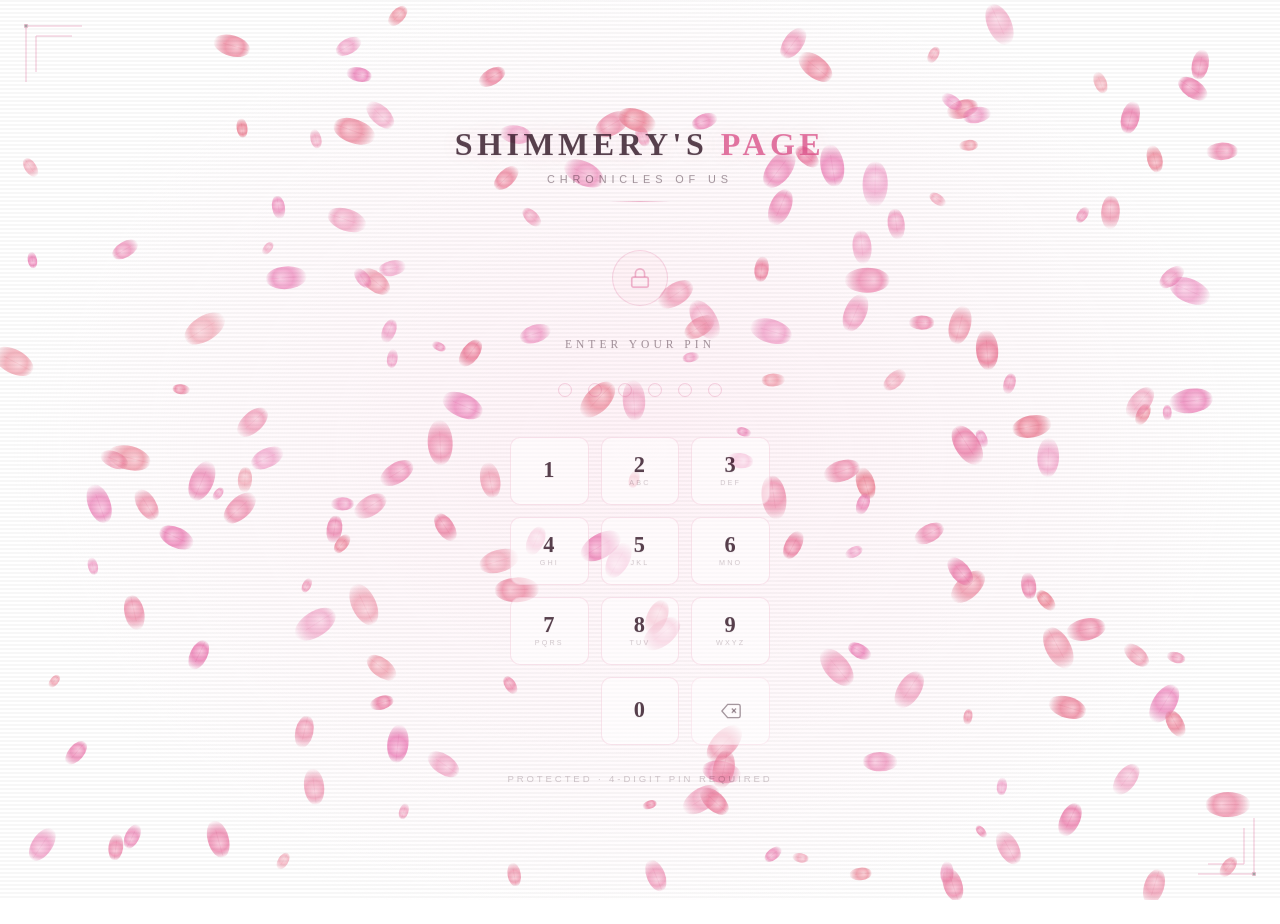
<file: index.html>
<!DOCTYPE html>
<html lang="en">
<head>
  <meta charset="UTF-8">
  <meta http-equiv="refresh" content="0;url=pin.html">
  <title>Redirecting...</title>
</head>
<body>
  <p>If you are not redirected automatically, 
    <a href="pin.html">click here</a>.
  </p>
</body>
</html>
</file>
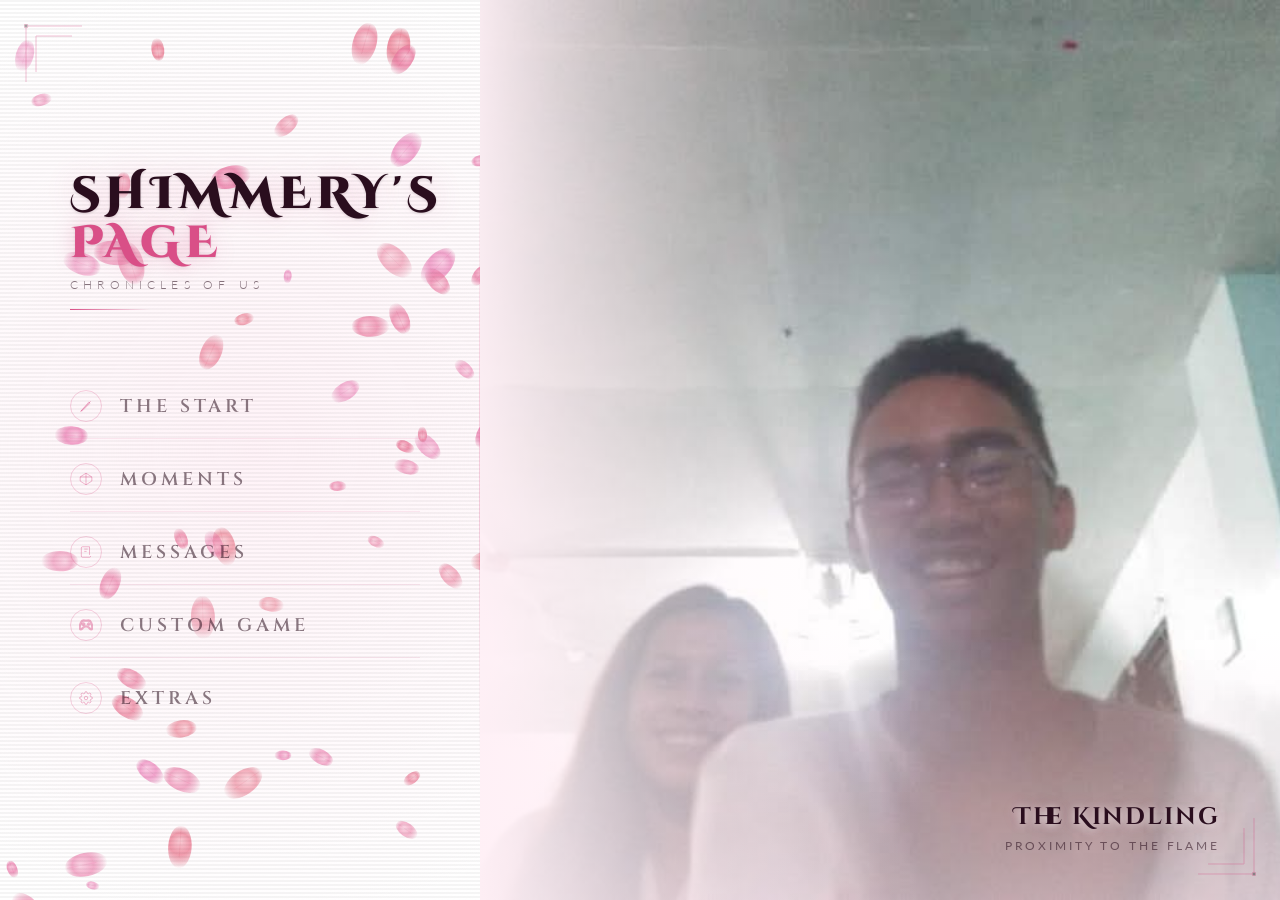
<file: mainMenu.html>
<!DOCTYPE html>
<html lang="en">
<head>
  <meta charset="UTF-8">
  <meta name="viewport" content="width=device-width, initial-scale=1.0">
  <meta http-equiv="X-UA-Compatible" content="IE=edge">
  <title>For Shim</title>
  <link href="https://fonts.googleapis.com/css2?family=Cinzel+Decorative:wght@400;700;900&family=Cinzel:wght@400;600&family=Lato:wght@300;400&display=swap" rel="stylesheet">
  <link rel="stylesheet" href="mainMenu-style.css">
  <link rel="icon" href="logo.png">

</head>
<body>

<!-- Cherry blossom canvas -->
<canvas id="blossom-canvas"></canvas>
<!-- Subtle particle overlay -->
<canvas id="particle-canvas"></canvas>

<div class="bg-overlay"></div>
<div class="scanlines"></div>

<!-- Corner ornaments -->
<div class="corner corner-tl">
  <svg viewBox="0 0 60 60"><path d="M2 58 L2 2 L58 2"/><path d="M12 48 L12 12 L48 12"/><circle cx="2" cy="2" r="2" fill="currentColor"/></svg>
</div>
<div class="corner corner-br">
  <svg viewBox="0 0 60 60"><path d="M2 58 L2 2 L58 2"/><path d="M12 48 L12 12 L48 12"/><circle cx="2" cy="2" r="2" fill="currentColor"/></svg>
</div>

<div class="screen">

  <!-- ── LEFT ── -->
  <div class="left-panel">
    <div class="logo">
      <div class="logo-title">SHIMMERY'S<br><span>PAGE</span></div>
      <div class="logo-sub">Chronicles of Us</div>
      <div class="logo-divider"></div>
    </div>

    <nav id="main-nav">
      <div class="menu-item" data-scene="0" data-hint="Begin your journey">
        <div class="menu-bar"></div>
        <div class="menu-rune">
          <!-- sword icon -->
          <svg viewBox="0 0 24 24"><path d="M3 21l9-9M20 4l-8 8M3 21l3-1 13-13-2-2L3 21z"/></svg>
        </div>
        <span class="menu-label">The Start</span>
        <span class="menu-hint">Begin</span>
      </div>

      <div class="menu-item" data-scene="1" data-hint="Continue saga">
        <div class="menu-bar"></div>
        <div class="menu-rune">
          <!-- diamondicon -->
          <svg viewBox="0 0 24 24"><polygon points="12 2 22 8.5 22 15.5 12 22 2 15.5 2 8.5"/><line x1="12" y1="2" x2="12" y2="22"/><line x1="2" y1="8.5" x2="22" y2="8.5"/></svg>
        </div>
        <span class="menu-label">Moments</span>
        <span class="menu-hint">Explore</span>
      </div>

      <div class="menu-item" data-scene="2" data-hint="Summon allies">
        <div class="menu-bar"></div>
        <div class="menu-rune">
          <!-- book icon -->
          <svg viewBox="0 0 24 24"><path d="M4 19V5a2 2 0 012-2h12v14"/><path d="M4 19a2 2 0 002 2h12a2 2 0 002-2"/><path d="M9 7h6M9 11h4"/></svg>
        </div>
        <span class="menu-label">Messages</span>
        <span class="menu-hint">Read</span>
      </div>

      <div class="menu-item" data-scene="3" data-hint="Relics & lore">
        <div class="menu-bar"></div>
        <div class="menu-rune">
          <!-- game icon -->
          <svg xmlns="http://www.w3.org/2000/svg" width="16" height="16" fill="currentColor" class="bi bi-controller" viewBox="0 0 16 16">
            <path d="M11.5 6.027a.5.5 0 1 1-1 0 .5.5 0 0 1 1 0m-1.5 1.5a.5.5 0 1 0 0-1 .5.5 0 0 0 0 1m2.5-.5a.5.5 0 1 1-1 0 .5.5 0 0 1 1 0m-1.5 1.5a.5.5 0 1 0 0-1 .5.5 0 0 0 0 1m-6.5-3h1v1h1v1h-1v1h-1v-1h-1v-1h1z"/>
            <path d="M3.051 3.26a.5.5 0 0 1 .354-.613l1.932-.518a.5.5 0 0 1 .62.39c.655-.079 1.35-.117 2.043-.117.72 0 1.443.041 2.12.126a.5.5 0 0 1 .622-.399l1.932.518a.5.5 0 0 1 .306.729q.211.136.373.297c.408.408.78 1.05 1.095 1.772.32.733.599 1.591.805 2.466s.34 1.78.364 2.606c.024.816-.059 1.602-.328 2.21a1.42 1.42 0 0 1-1.445.83c-.636-.067-1.115-.394-1.513-.773-.245-.232-.496-.526-.739-.808-.126-.148-.25-.292-.368-.423-.728-.804-1.597-1.527-3.224-1.527s-2.496.723-3.224 1.527c-.119.131-.242.275-.368.423-.243.282-.494.575-.739.808-.398.38-.877.706-1.513.773a1.42 1.42 0 0 1-1.445-.83c-.27-.608-.352-1.395-.329-2.21.024-.826.16-1.73.365-2.606.206-.875.486-1.733.805-2.466.315-.722.687-1.364 1.094-1.772a2.3 2.3 0 0 1 .433-.335l-.028-.079zm2.036.412c-.877.185-1.469.443-1.733.708-.276.276-.587.783-.885 1.465a14 14 0 0 0-.748 2.295 12.4 12.4 0 0 0-.339 2.406c-.022.755.062 1.368.243 1.776a.42.42 0 0 0 .426.24c.327-.034.61-.199.929-.502.212-.202.4-.423.615-.674.133-.156.276-.323.44-.504C4.861 9.969 5.978 9.027 8 9.027s3.139.942 3.965 1.855c.164.181.307.348.44.504.214.251.403.472.615.674.318.303.601.468.929.503a.42.42 0 0 0 .426-.241c.18-.408.265-1.02.243-1.776a12.4 12.4 0 0 0-.339-2.406 14 14 0 0 0-.748-2.295c-.298-.682-.61-1.19-.885-1.465-.264-.265-.856-.523-1.733-.708-.85-.179-1.877-.27-2.913-.27s-2.063.091-2.913.27"/>
          </svg>
        </div>
        <span class="menu-label">Custom Game</span>
        <span class="menu-hint">Play</span>
      </div>

      <div class="menu-item" data-scene="4" data-hint="Adjust realm">
        <div class="menu-bar"></div>
        <div class="menu-rune">
          <!-- settings icon -->
          <svg viewBox="0 0 24 24"><circle cx="12" cy="12" r="3"/><path d="M19.4 15a1.65 1.65 0 00.33 1.82l.06.06a2 2 0 010 2.83 2 2 0 01-2.83 0l-.06-.06a1.65 1.65 0 00-1.82-.33 1.65 1.65 0 00-1 1.51V21a2 2 0 01-4 0v-.09A1.65 1.65 0 009 19.4a1.65 1.65 0 00-1.82.33l-.06.06a2 2 0 01-2.83-2.83l.06-.06A1.65 1.65 0 004.68 15a1.65 1.65 0 00-1.51-1H3a2 2 0 010-4h.09A1.65 1.65 0 004.6 9a1.65 1.65 0 00-.33-1.82l-.06-.06a2 2 0 012.83-2.83l.06.06A1.65 1.65 0 009 4.68a1.65 1.65 0 001-1.51V3a2 2 0 014 0v.09a1.65 1.65 0 001 1.51 1.65 1.65 0 001.82-.33l.06-.06a2 2 0 012.83 2.83l-.06.06A1.65 1.65 0 0019.4 9a1.65 1.65 0 001.51 1H21a2 2 0 010 4h-.09a1.65 1.65 0 00-1.51 1z"/></svg>
        </div>
        <span class="menu-label">Extras</span>
        <span class="menu-hint">See</span>
      </div>
    </nav>
  </div>

  <!-- ── RIGHT ── -->
  <div class="right-panel" id="right-panel">

    <!-- Scene 0: The Start -->
    <div class="scene active" id="scene-0">
      <img class="scene-art" src="assets/NewGameScene.jpeg" alt="The Start Scene"
           onerror="this.style.display='none'; this.nextElementSibling.style.display='flex';">
      <div class="scene-placeholder" style="display:none;">
        <div class="placeholder-badge">scene · 1 of 5</div>
        <div class="placeholder-icon">
          <svg viewBox="0 0 24 24"><path d="M3 21l9-9M20 4l-8 8M3 21l3-1 13-13-2-2L3 21z"/></svg>
        </div>
        <div class="placeholder-label">
          The Start
          <strong>Replace src="assets/NewGameScene.jpeg"</strong>
        </div>
      </div>
    </div>

    <!-- Scene 1: Continue -->
    <div class="scene" id="scene-1">
      <!--<img class="scene-art" src="assets/image.jpg" alt="Continue Scene"
           onerror="this.style.display='none'; this.nextElementSibling.style.display='flex';"> -->
      <video class="scene-art" id="scene-3-video"
             autoplay loop muted playsinline
             onerror="this.style.display='none'; document.getElementById('scene-3-placeholder').style.display='flex';">
        <source src="assets/file.mp4" type="video/mp4">
      </video>
      <div class="scene-placeholder" style="display:none;">
        <div class="placeholder-badge">scene · 2 of 5</div>
        <div class="placeholder-icon">
          <svg viewBox="0 0 24 24"><path d="M4 19V5a2 2 0 012-2h12v14"/><path d="M4 19a2 2 0 002 2h12a2 2 0 002-2"/><path d="M9 7h6M9 11h4"/></svg>
        </div>
        <div class="placeholder-label">
          Continue
          <strong>Replace src="images/continue.jpg"</strong>
        </div>
      </div>
    </div>

    <!-- Scene 2: Multiplayer -->
    <div class="scene" id="scene-2">
      <img class="scene-art" src="assets/MessagesScene2.jpg" alt="Multiplayer Scene"
           onerror="this.style.display='none'; this.nextElementSibling.style.display='flex';">
      <div class="scene-placeholder" style="display:none;">
        <div class="placeholder-badge">scene · 3 of 5</div>
        <div class="placeholder-icon">
          <svg viewBox="0 0 24 24"><circle cx="9" cy="7" r="3"/><path d="M3 20c0-3.3 2.7-6 6-6h6c3.3 0 6 2.7 6 6"/><circle cx="18" cy="7" r="2"/></svg>
        </div>
        <div class="placeholder-label">
          Multiplayer
          <strong>Replace src="images/multiplayer.jpg"</strong>
        </div>
      </div>
    </div>

    <!-- Scene 3: Collection -->
    <div class="scene" id="scene-3">
      <video class="scene-art" id="scene-3-video"
             autoplay loop muted playsinline
             onerror="this.style.display='none'; document.getElementById('scene-3-placeholder').style.display='flex';">
        <source src="assets/GamesScene.mp4" type="video/mp4">
      </video>
      <div class="scene-placeholder" id="scene-3-placeholder" style="display:none;">
        <div class="placeholder-badge">scene · 4 of 5 · video</div>
        <div class="placeholder-icon">
          <svg viewBox="0 0 24 24" fill="none" stroke-width="1.5">
            <rect x="2" y="6" width="15" height="13" rx="2"/>
            <path d="M17 10l5-3v10l-5-3"/>
            <line x1="6" y1="12" x2="11" y2="12"/>
            <line x1="8.5" y1="9.5" x2="8.5" y2="14.5"/>
          </svg>
        </div>
        <div class="placeholder-label">
          Collection · Video Scene
          <strong>Replace src="videos/collection.mp4"</strong>
        </div>
      </div>
    </div>

    <!-- Scene 4: Settings -->
    <div class="scene" id="scene-4">
      <img class="scene-art" src="assets/ExtrasScene.jpeg" alt="Settings Scene"
           onerror="this.style.display='none'; this.nextElementSibling.style.display='flex';">
      <div class="scene-placeholder" style="display:none;">
        <div class="placeholder-badge">scene · 5 of 5</div>
        <div class="placeholder-icon">
          <svg viewBox="0 0 24 24"><circle cx="12" cy="12" r="3"/><path d="M19.4 15a1.65 1.65 0 00.33 1.82l.06.06a2 2 0 010 2.83 2 2 0 01-2.83 0l-.06-.06a1.65 1.65 0 00-1.82-.33 1.65 1.65 0 00-1 1.51V21a2 2 0 01-4 0v-.09A1.65 1.65 0 009 19.4a1.65 1.65 0 00-1.82.33l-.06.06a2 2 0 01-2.83-2.83l.06-.06A1.65 1.65 0 004.68 15a1.65 1.65 0 00-1.51-1H3a2 2 0 010-4h.09A1.65 1.65 0 004.6 9a1.65 1.65 0 00-.33-1.82l-.06-.06a2 2 0 012.83-2.83l.06.06A1.65 1.65 0 009 4.68a1.65 1.65 0 001-1.51V3a2 2 0 014 0v.09a1.65 1.65 0 001 1.51 1.65 1.65 0 001.82-.33l.06-.06a2 2 0 012.83 2.83l-.06.06A1.65 1.65 0 0019.4 9a1.65 1.65 0 001.51 1H21a2 2 0 010 4h-.09a1.65 1.65 0 00-1.51 1z"/></svg>
        </div>
        <div class="placeholder-label">
          Settings
          <strong>Replace src="images/settings.jpg"</strong>
        </div>
      </div>
    </div>

    <!-- Caption -->
    <div class="scene-caption" id="scene-caption">
      <h3 id="caption-title">SAKURA BLADE</h3>
      <p id="caption-sub">Chronicles of the Eternal Petal</p>
    </div>
  </div>

</div>

<script src="mainMenu-script.js"></script>
<script src="assets/js/persistent-audio.js"></script>

</body>
</html>
</file>
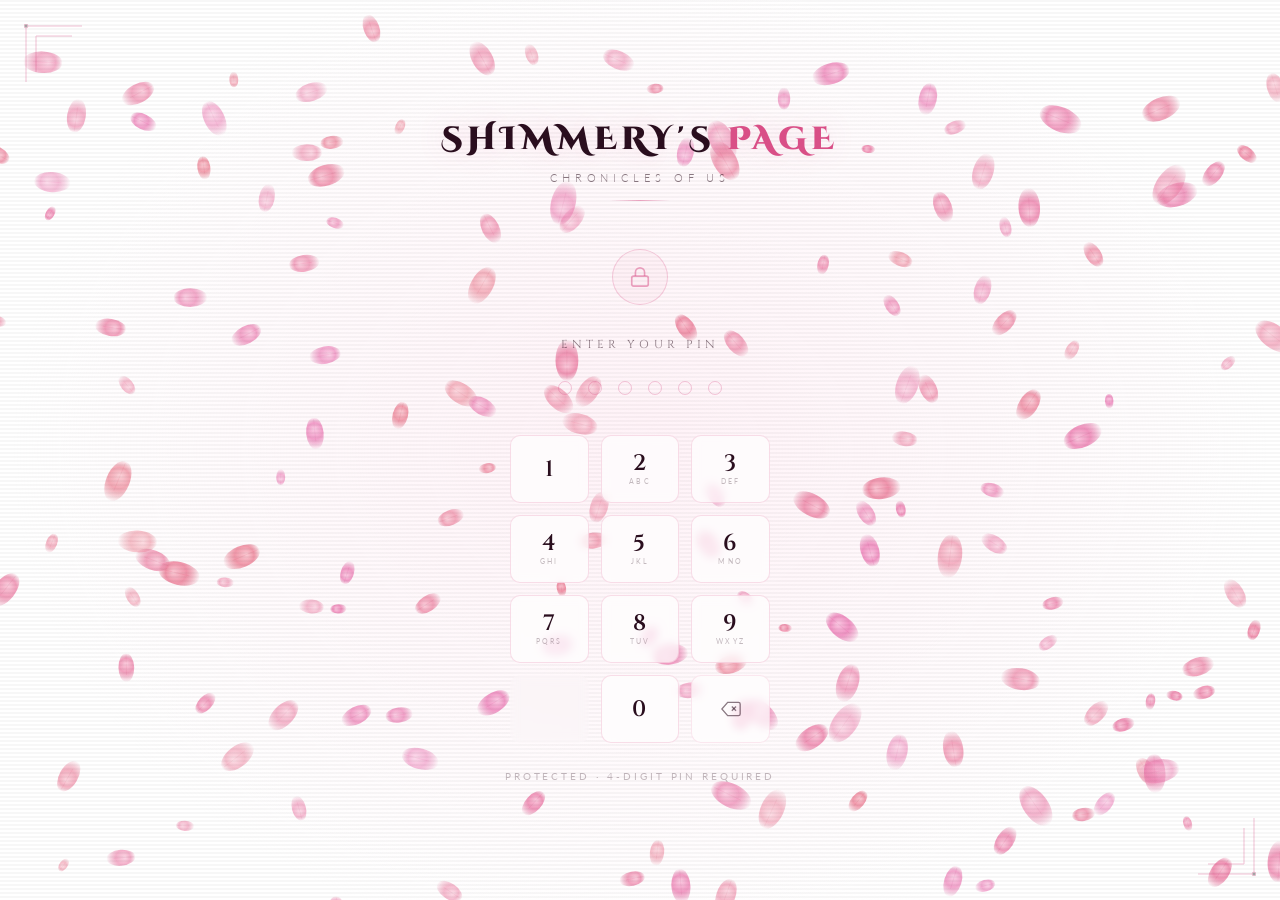
<file: pin.html>
<!DOCTYPE html>
<html lang="en">
<head>
  
  <meta charset="UTF-8">
  <meta name="viewport" content="width=device-width, initial-scale=1.0">
  <title>For Shim · Enter PIN</title>
  <link href="https://fonts.googleapis.com/css2?family=Cinzel+Decorative:wght@400;700;900&family=Cinzel:wght@400;600&family=Lato:wght@300;400&display=swap" rel="stylesheet">
  <link rel="stylesheet" href="pin-style.css">
  <link rel="icon" href="logo.png">

</head>
<body>

<canvas id="blossom-canvas"></canvas>
<div class="bg-overlay"></div>
<div class="scanlines"></div>

<!-- Corner ornaments -->
<div class="corner corner-tl">
  <svg viewBox="0 0 60 60"><path d="M2 58 L2 2 L58 2"/><path d="M12 48 L12 12 L48 12"/><circle cx="2" cy="2" r="2" fill="currentColor"/></svg>
</div>
<div class="corner corner-br">
  <svg viewBox="0 0 60 60"><path d="M2 58 L2 2 L58 2"/><path d="M12 48 L12 12 L48 12"/><circle cx="2" cy="2" r="2" fill="currentColor"/></svg>
</div>

<!-- Success overlay -->
<div class="success-overlay" id="success-overlay">
  <div class="success-ring">
    <svg viewBox="0 0 24 24"><polyline points="20 6 9 17 4 12"/></svg>
  </div>
  <div class="success-text">Happy 7th Anniversary baby</div>
  <div class="success-sub">Je'taime</div>
</div>

<div class="stage">

  <!-- Header -->
  <div class="pin-header">
    <div class="pin-logo">SHIMMERY'S <span>PAGE</span></div>
    <div class="pin-sub">Chronicles of Us</div>
    <div class="pin-divider"></div>
  </div>

  <!-- Lock icon -->
  <div class="lock-icon" id="lock-icon">
    <svg viewBox="0 0 24 24" id="lock-svg">
      <rect x="3" y="11" width="18" height="11" rx="2" ry="2"/>
      <path d="M7 11V7a5 5 0 0 1 10 0v4"/>
    </svg>
  </div>

  <!-- Prompt -->
  <div class="pin-prompt" id="pin-prompt">Enter your PIN</div>

  <!-- Dots -->
  <div class="pin-dots" id="pin-dots">
    <div class="pin-dot" id="dot-0"></div>
    <div class="pin-dot" id="dot-1"></div>
    <div class="pin-dot" id="dot-2"></div>
    <div class="pin-dot" id="dot-3"></div>
    <div class="pin-dot" id="dot-4"></div>
    <div class="pin-dot" id="dot-5"></div>
  </div>

  <!-- Numpad -->
  <div class="numpad" id="numpad">
    <!-- Row 1 -->
    <button class="num-btn" data-digit="1">
      <span class="num-digit">1</span>
    </button>
    <button class="num-btn" data-digit="2">
      <span class="num-digit">2</span>
      <span class="num-letters">ABC</span>
    </button>
    <button class="num-btn" data-digit="3">
      <span class="num-digit">3</span>
      <span class="num-letters">DEF</span>
    </button>
    <!-- Row 2 -->
    <button class="num-btn" data-digit="4">
      <span class="num-digit">4</span>
      <span class="num-letters">GHI</span>
    </button>
    <button class="num-btn" data-digit="5">
      <span class="num-digit">5</span>
      <span class="num-letters">JKL</span>
    </button>
    <button class="num-btn" data-digit="6">
      <span class="num-digit">6</span>
      <span class="num-letters">MNO</span>
    </button>
    <!-- Row 3 -->
    <button class="num-btn" data-digit="7">
      <span class="num-digit">7</span>
      <span class="num-letters">PQRS</span>
    </button>
    <button class="num-btn" data-digit="8">
      <span class="num-digit">8</span>
      <span class="num-letters">TUV</span>
    </button>
    <button class="num-btn" data-digit="9">
      <span class="num-digit">9</span>
      <span class="num-letters">WXYZ</span>
    </button>
    <!-- Row 4 -->
    <button class="num-btn btn-empty" disabled></button>
    <button class="num-btn" data-digit="0">
      <span class="num-digit">0</span>
    </button>
    <button class="num-btn btn-del" id="btn-del" aria-label="Delete">
      <svg viewBox="0 0 24 24"><path d="M21 4H8l-7 8 7 8h13a2 2 0 002-2V6a2 2 0 00-2-2z"/><line x1="18" y1="9" x2="13" y2="14"/><line x1="13" y1="9" x2="18" y2="14"/></svg>
    </button>
  </div>

  <div class="pin-hint" id="pin-hint">Protected · 4-digit PIN required</div>

</div>

<script src="pin-script.js"></script>
</body>
</html>
</file>
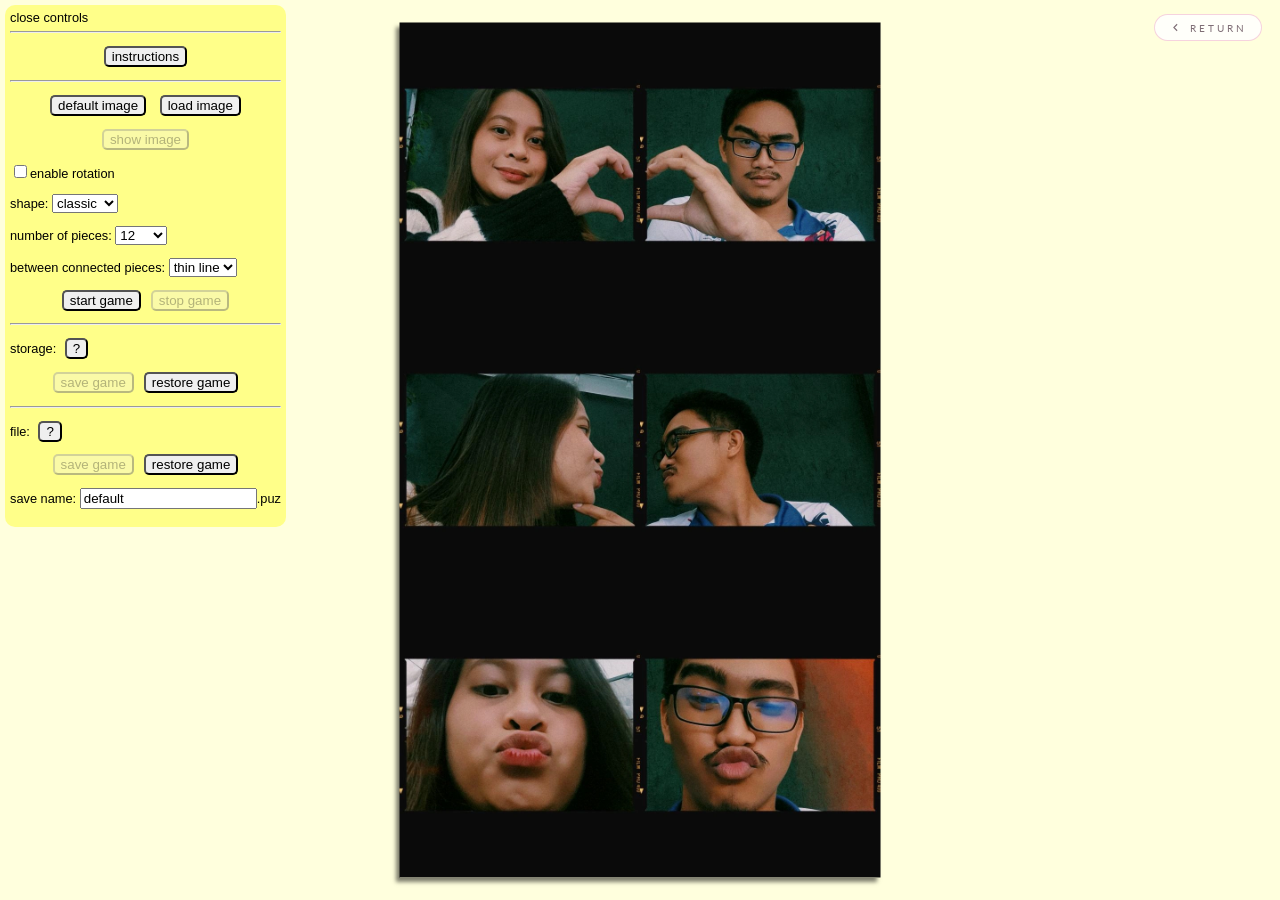
<file: customGamePage/game.html>
<!DOCTYPE html>
<html lang="en">
<head>
  <meta charset="UTF-8">
  <meta name="viewport" content="width=device-width, initial-scale=1.0">
  <title>Custom Game · For Shim</title>
  <link href="https://fonts.googleapis.com/css2?family=Lato:wght@300;400;700&display=swap" rel="stylesheet">
  <link rel="stylesheet" href="game-style.css">
  <link rel="icon" href="../logo.png">
  <style>
    /* Site-themed "Return" link, layered above the puzzle's own menu (top z-index: 10) */
    .site-back-btn {
      position: fixed;
      top: 14px;
      right: 18px;
      z-index: 999;
      display: flex;
      align-items: center;
      gap: 8px;
      padding: 6px 14px;
      border-radius: 20px;
      background: rgba(255, 255, 255, 0.85);
      border: 1px solid rgba(217, 79, 135, 0.25);
      text-decoration: none;
      font-family: 'Lato', sans-serif;
      font-size: 0.62rem;
      letter-spacing: 0.3em;
      text-transform: uppercase;
      color: rgba(42, 14, 30, 0.6);
      transition: color 0.3s, border-color 0.3s, transform 0.2s;
    }
    .site-back-btn:hover {
      color: #d94f87;
      border-color: #d94f87;
      transform: translateY(-1px);
    }
    .site-back-btn svg {
      width: 13px; height: 13px;
      stroke: currentColor; fill: none; stroke-width: 2;
    }
  </style>
</head>
<body>

<a class="site-back-btn" href="../mainMenu/mainMenu.html">
  <svg viewBox="0 0 24 24"><polyline points="15 18 9 12 15 6"/></svg>
  Return
</a>

<div id=forPuzzle></div>
<div id="menu">
    <p id="controls">close controls</p>
    <div id="showhide">
        <hr>
        <p class="center"><button type="button" id="help">instructions</button></p>
        <hr>
        <p class="center">
            <button type="button" id="default">default image</button>
            <button type="button" id="load">load image</button>
        </p>
        <p class="center"><button type="button" id="show">show image</button></p>
        <p><input type=checkbox id="enablerot"><label for="enablerot" id="enablerotlabel">enable rotation</label>
        </p>
        <p>shape: <select id="shape">
                <option value="1" selected>classic</option>
                <option value="2">triangle</option>
                <option value="3">round</option>
                <option value="4">straight</option>
            </select></p>
        <p>number of pieces: <select id="nbpieces">
                <option selected>12</option>
                <option>25</option>
                <option>50</option>
                <option>100</option>
                <option>200</option>
                <option>500</option>
                <option>1000</option>
            </select></p>
        <p>between connected pieces: <select id="drawmode">
                <option value="1" selected>thin line</option>
                <option value="2">flat</option>
                <option value="3">bevel</option>
            </select></p>
        <p class="center"><button type="button" id="start">start game</button><button type="button" id="stop">stop
                game</button></p>
        <hr>
        <p>storage: <button type="button" id="helpstorage">?</button></p>
        <p class="center"><button type="button" id="save">save game</button><button type="button"
                id="restore">restore game</button></p>
        <hr>
        <p>file: <button type="button" id="helpfile">?</button></p>
        <p class="center"><button type="button" id="fsave">save game</button><button type="button"
                id="frestore">restore game</button></p>
        <p>save name: <input type="text" id="saveas"><span id="saveext"></span></p>
    </div> <!-- showhide -->
</div> <!-- menu -->

<script src="game-script.js"></script>
<script src="../assets/js/persistent-audio.js"></script>

</body>
</html>
</file>
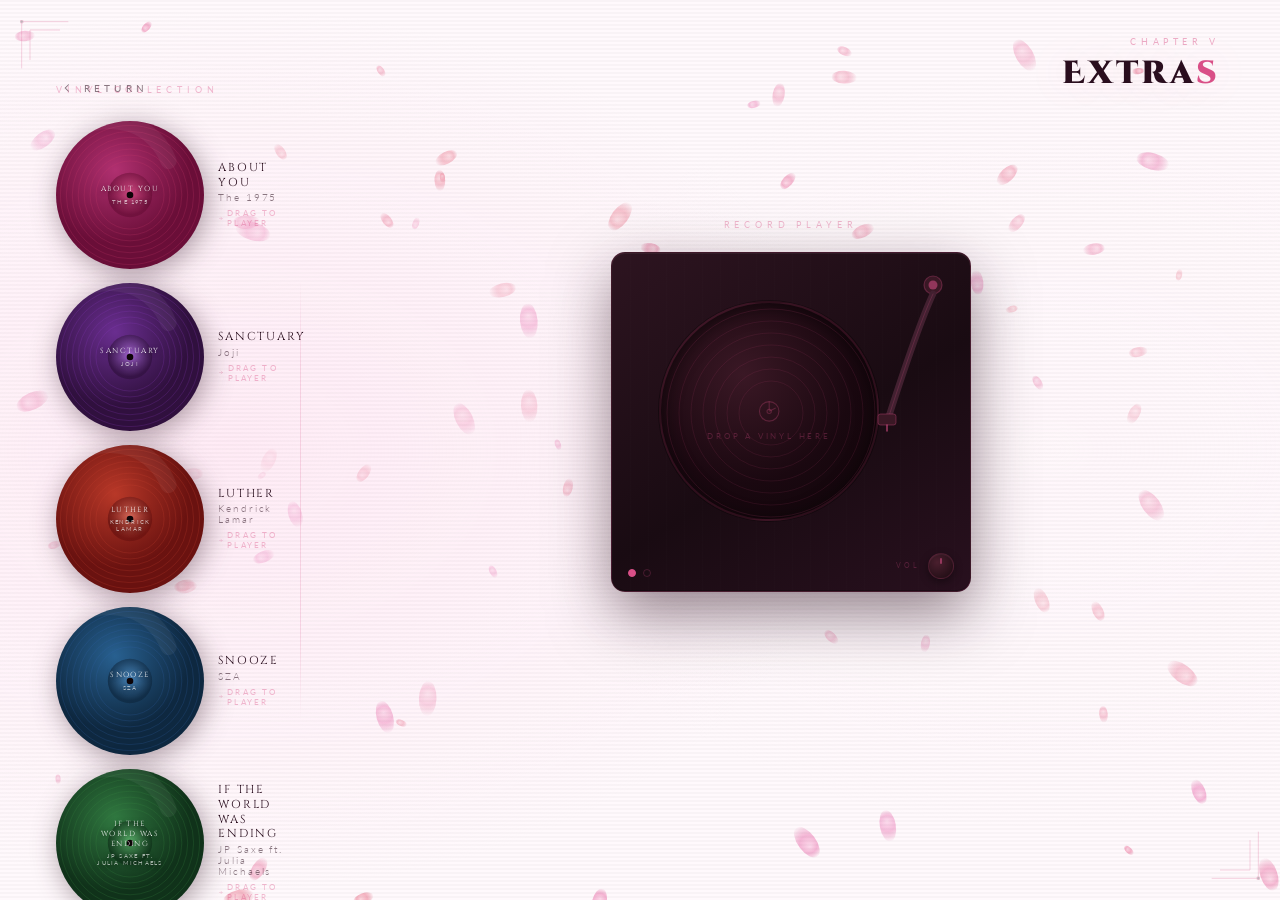
<file: extrasPage/extras.html>
<!DOCTYPE html>
<html lang="en">
<head>
    <meta charset="UTF-8">
    <meta name="viewport" content="width=device-width, initial-scale=1.0">
    <title>Extras · Shimmery's Page</title>
    <link href="https://fonts.googleapis.com/css2?family=Cinzel+Decorative:wght@400;700;900&family=Cinzel:wght@400;600&family=Lato:wght@300;400;700&display=swap" rel="stylesheet">
    <link rel="stylesheet" href="extras-styles.css">
    <link rel="icon" href="../logo.png">
</head>
<body>

<canvas id="blossom-canvas"></canvas>
<div class="bg-overlay"></div>
<div class="scanlines"></div>
<div class="corner corner-tl"><svg viewBox="0 0 60 60"><path d="M2 58 L2 2 L58 2"/><path d="M12 48 L12 12 L48 12"/><circle cx="2" cy="2" r="2" fill="currentColor"/></svg></div>
<div class="corner corner-br"><svg viewBox="0 0 60 60"><path d="M2 58 L2 2 L58 2"/><path d="M12 48 L12 12 L48 12"/><circle cx="2" cy="2" r="2" fill="currentColor"/></svg></div>

<header>
  <a class="back-btn" href="../mainMenu/mainMenu.html">
    <svg viewBox="0 0 24 24"><polyline points="15 18 9 12 15 6"/></svg>
    Return
  </a>
  <div class="page-heading">
    <div class="eyebrow">Chapter V</div>
    <h1>Extra<span>s</span></h1>
  </div>
</header>

<div class="stage">

  <!-- SHELF -->
  <div class="shelf">
    <div class="shelf-label">Vinyl Collection</div>
    <div class="vinyl-stack" id="vinyl-stack"></div>
  </div>

  <div class="stage-divider"></div>

  <!-- PLAYER -->
  <div class="player-area">
    <div class="player-label">Record Player</div>
    <div class="player-body">

      <div class="turntable-base">

        <div class="platter-well" id="platter-well">
          <div class="platter-grooves">
            <svg viewBox="0 0 220 220" width="220" height="220">
              <circle cx="110" cy="110" r="104" fill="none" stroke="#d94f87" stroke-width="0.6"/>
              <circle cx="110" cy="110" r="92"  fill="none" stroke="#d94f87" stroke-width="0.5"/>
              <circle cx="110" cy="110" r="80"  fill="none" stroke="#d94f87" stroke-width="0.5"/>
              <circle cx="110" cy="110" r="68"  fill="none" stroke="#d94f87" stroke-width="0.5"/>
              <circle cx="110" cy="110" r="56"  fill="none" stroke="#d94f87" stroke-width="0.5"/>
              <circle cx="110" cy="110" r="44"  fill="none" stroke="#d94f87" stroke-width="0.5"/>
              <circle cx="110" cy="110" r="32"  fill="none" stroke="#d94f87" stroke-width="0.5"/>
            </svg>
          </div>
        </div>

        <div class="drop-ring" id="drop-ring"></div>

        <div class="player-vinyl" id="player-vinyl"></div>

        <div class="drop-prompt" id="drop-prompt">
          <svg viewBox="0 0 24 24"><circle cx="12" cy="12" r="9"/><circle cx="12" cy="12" r="2"/><path d="M12 3v9M12 12l6-3"/></svg>
          <span>Drop a vinyl here</span>
        </div>

        <!-- TONEARM -->
        <div class="tonearm-wrap parked" id="tonearm">
          <svg viewBox="0 0 110 170" width="110" height="170" fill="none">
            <circle cx="95" cy="14" r="9" fill="#3a1825" stroke="rgba(217,79,135,0.3)" stroke-width="1.2"/>
            <circle cx="95" cy="14" r="4.5" fill="#d94f87" opacity="0.55"/>
            <path d="M95 23 Q80 55 50 148" stroke="#422030" stroke-width="6.5" stroke-linecap="round"/>
            <path d="M95 23 Q80 55 50 148" stroke="rgba(217,79,135,0.2)" stroke-width="1" stroke-linecap="round"/>
            <rect x="40" y="143" width="18" height="11" rx="2.5" fill="#3a1825" stroke="rgba(217,79,135,0.35)" stroke-width="1"/>
            <line x1="49" y1="154" x2="49" y2="160" stroke="#d94f87" stroke-width="1.4" stroke-linecap="round" opacity="0.75"/>
          </svg>
        </div>

        <div class="speed-row">
          <div class="speed-dot on" id="spd33" title="33⅓ RPM"></div>
          <div class="speed-dot" id="spd45" title="45 RPM"></div>
        </div>
        <div class="knob-row">
          <div class="vol-label">Vol</div>
          <div class="knob" id="vol-knob"></div>
        </div>

      </div><!-- /turntable-base -->

      <div class="player-controls">
        <div class="now-playing" id="now-playing">
          <div class="np-label">Now Playing</div>
          <div class="np-title" id="np-title">—</div>
          <div class="np-artist" id="np-artist">—</div>
        </div>
        <div class="progress-wrap" id="progress-wrap">
          <div class="progress-bar" id="progress-bar">
            <div class="progress-fill" id="progress-fill"></div>
          </div>
          <div class="progress-times">
            <span id="time-cur">0:00</span>
            <span id="time-dur">0:00</span>
          </div>
        </div>
        <div class="ctrl-row" id="ctrl-row">
          <div class="ctrl-btn" id="btn-prev" title="Restart / Previous">
            <svg viewBox="0 0 24 24"><polyline points="19 20 9 12 19 4"/><line x1="5" y1="19" x2="5" y2="5"/></svg>
          </div>
          <div class="ctrl-btn" id="btn-play" title="Play / Pause">
            <svg viewBox="0 0 24 24" id="play-icon"><polygon points="5 3 19 12 5 21"/></svg>
          </div>
          <div class="ctrl-btn" id="btn-eject" title="Eject">
            <svg viewBox="0 0 24 24"><polyline points="17 11 12 6 7 11"/><line x1="12" y1="18" x2="12" y2="6"/></svg>
          </div>
        </div>
      </div>

    </div><!-- /player-body -->
  </div>

</div><!-- /stage -->

<div id="drag-ghost"></div>
<div class="toast" id="toast"></div>
<script src="../assets/js/persistent-audio.js"></script>
<script src="extras-script.js"></script>
</body>
</html>
</file>
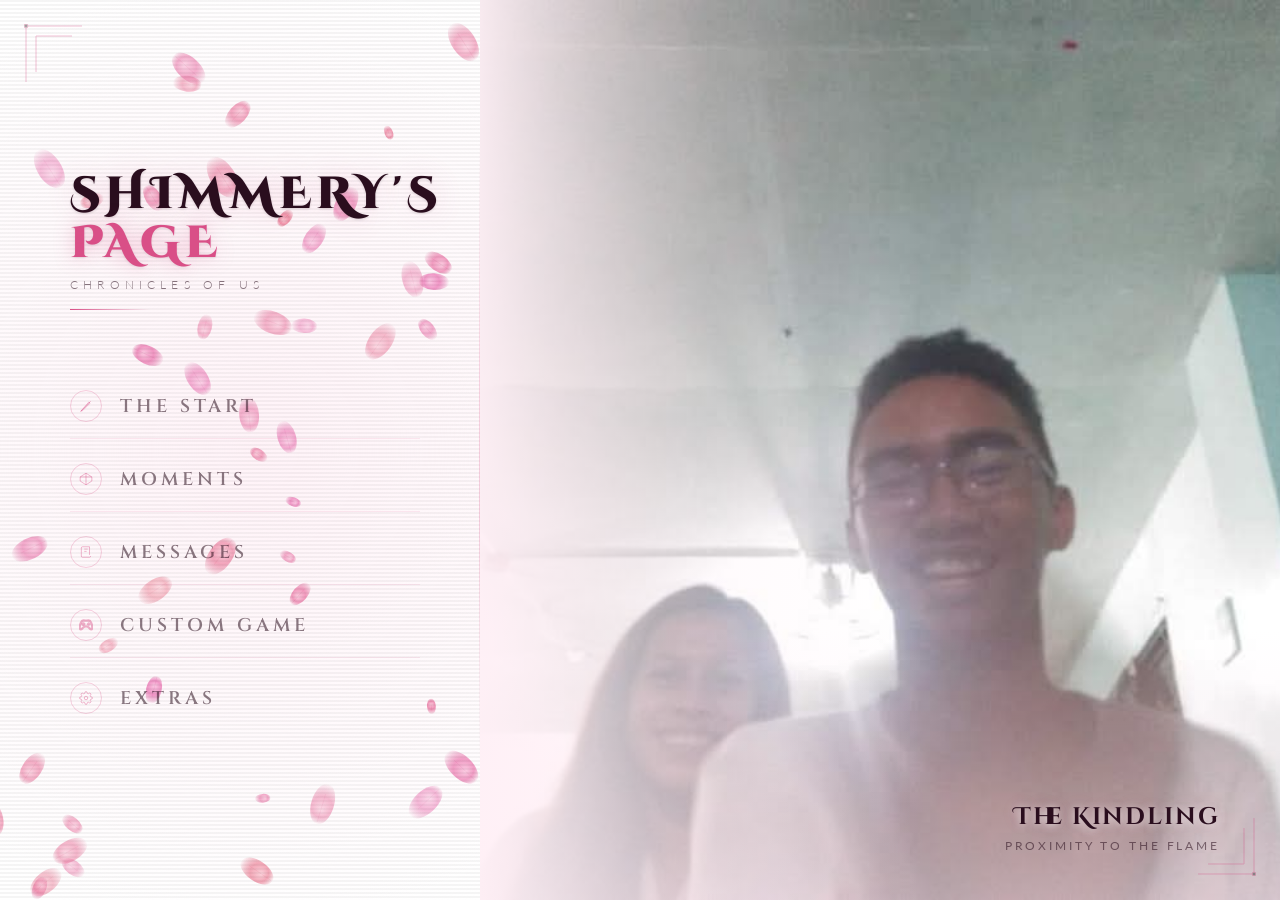
<file: mainMenu/mainMenu.html>
<!DOCTYPE html>
<html lang="en">
<head>
  <meta charset="UTF-8">
  <meta name="viewport" content="width=device-width, initial-scale=1.0">
  <meta http-equiv="X-UA-Compatible" content="IE=edge">
  <title>For Shim</title>
  <link href="https://fonts.googleapis.com/css2?family=Cinzel+Decorative:wght@400;700;900&family=Cinzel:wght@400;600&family=Lato:wght@300;400&display=swap" rel="stylesheet">
  <link rel="stylesheet" href="mainMenu-style.css">
  <link rel="icon" href="../logo.png">

</head>
<body>

<!-- Cherry blossom canvas -->
<canvas id="blossom-canvas"></canvas>
<!-- Subtle particle overlay -->
<canvas id="particle-canvas"></canvas>

<div class="bg-overlay"></div>
<div class="scanlines"></div>

<!-- Corner ornaments -->
<div class="corner corner-tl">
  <svg viewBox="0 0 60 60"><path d="M2 58 L2 2 L58 2"/><path d="M12 48 L12 12 L48 12"/><circle cx="2" cy="2" r="2" fill="currentColor"/></svg>
</div>
<div class="corner corner-br">
  <svg viewBox="0 0 60 60"><path d="M2 58 L2 2 L58 2"/><path d="M12 48 L12 12 L48 12"/><circle cx="2" cy="2" r="2" fill="currentColor"/></svg>
</div>

<div class="screen">

  <!-- ── LEFT ── -->
  <div class="left-panel">
    <div class="logo">
      <div class="logo-title">SHIMMERY'S<br><span>PAGE</span></div>
      <div class="logo-sub">Chronicles of Us</div>
      <div class="logo-divider"></div>
    </div>

    <nav id="main-nav">
      <div class="menu-item" data-scene="0" data-hint="Begin your journey">
        <div class="menu-bar"></div>
        <div class="menu-rune">
          <!-- sword icon -->
          <svg viewBox="0 0 24 24"><path d="M3 21l9-9M20 4l-8 8M3 21l3-1 13-13-2-2L3 21z"/></svg>
        </div>
        <span class="menu-label">The Start</span>
        <span class="menu-hint">Begin</span>
      </div>

      <div class="menu-item" data-scene="1" data-hint="Continue saga">
        <div class="menu-bar"></div>
        <div class="menu-rune">
          <!-- diamondicon -->
          <svg viewBox="0 0 24 24"><polygon points="12 2 22 8.5 22 15.5 12 22 2 15.5 2 8.5"/><line x1="12" y1="2" x2="12" y2="22"/><line x1="2" y1="8.5" x2="22" y2="8.5"/></svg>
        </div>
        <span class="menu-label">Moments</span>
        <span class="menu-hint">Explore</span>
      </div>

      <div class="menu-item" data-scene="2" data-hint="Summon allies">
        <div class="menu-bar"></div>
        <div class="menu-rune">
          <!-- book icon -->
          <svg viewBox="0 0 24 24"><path d="M4 19V5a2 2 0 012-2h12v14"/><path d="M4 19a2 2 0 002 2h12a2 2 0 002-2"/><path d="M9 7h6M9 11h4"/></svg>
        </div>
        <span class="menu-label">Messages</span>
        <span class="menu-hint">Read</span>
      </div>

      <div class="menu-item" data-scene="3" data-hint="Relics & lore">
        <div class="menu-bar"></div>
        <div class="menu-rune">
          <!-- game icon -->
          <svg xmlns="http://www.w3.org/2000/svg" width="16" height="16" fill="currentColor" class="bi bi-controller" viewBox="0 0 16 16">
            <path d="M11.5 6.027a.5.5 0 1 1-1 0 .5.5 0 0 1 1 0m-1.5 1.5a.5.5 0 1 0 0-1 .5.5 0 0 0 0 1m2.5-.5a.5.5 0 1 1-1 0 .5.5 0 0 1 1 0m-1.5 1.5a.5.5 0 1 0 0-1 .5.5 0 0 0 0 1m-6.5-3h1v1h1v1h-1v1h-1v-1h-1v-1h1z"/>
            <path d="M3.051 3.26a.5.5 0 0 1 .354-.613l1.932-.518a.5.5 0 0 1 .62.39c.655-.079 1.35-.117 2.043-.117.72 0 1.443.041 2.12.126a.5.5 0 0 1 .622-.399l1.932.518a.5.5 0 0 1 .306.729q.211.136.373.297c.408.408.78 1.05 1.095 1.772.32.733.599 1.591.805 2.466s.34 1.78.364 2.606c.024.816-.059 1.602-.328 2.21a1.42 1.42 0 0 1-1.445.83c-.636-.067-1.115-.394-1.513-.773-.245-.232-.496-.526-.739-.808-.126-.148-.25-.292-.368-.423-.728-.804-1.597-1.527-3.224-1.527s-2.496.723-3.224 1.527c-.119.131-.242.275-.368.423-.243.282-.494.575-.739.808-.398.38-.877.706-1.513.773a1.42 1.42 0 0 1-1.445-.83c-.27-.608-.352-1.395-.329-2.21.024-.826.16-1.73.365-2.606.206-.875.486-1.733.805-2.466.315-.722.687-1.364 1.094-1.772a2.3 2.3 0 0 1 .433-.335l-.028-.079zm2.036.412c-.877.185-1.469.443-1.733.708-.276.276-.587.783-.885 1.465a14 14 0 0 0-.748 2.295 12.4 12.4 0 0 0-.339 2.406c-.022.755.062 1.368.243 1.776a.42.42 0 0 0 .426.24c.327-.034.61-.199.929-.502.212-.202.4-.423.615-.674.133-.156.276-.323.44-.504C4.861 9.969 5.978 9.027 8 9.027s3.139.942 3.965 1.855c.164.181.307.348.44.504.214.251.403.472.615.674.318.303.601.468.929.503a.42.42 0 0 0 .426-.241c.18-.408.265-1.02.243-1.776a12.4 12.4 0 0 0-.339-2.406 14 14 0 0 0-.748-2.295c-.298-.682-.61-1.19-.885-1.465-.264-.265-.856-.523-1.733-.708-.85-.179-1.877-.27-2.913-.27s-2.063.091-2.913.27"/>
          </svg>
        </div>
        <span class="menu-label">Custom Game</span>
        <span class="menu-hint">Play</span>
      </div>

      <div class="menu-item" data-scene="4" data-hint="Adjust realm">
        <div class="menu-bar"></div>
        <div class="menu-rune">
          <!-- settings icon -->
          <svg viewBox="0 0 24 24"><circle cx="12" cy="12" r="3"/><path d="M19.4 15a1.65 1.65 0 00.33 1.82l.06.06a2 2 0 010 2.83 2 2 0 01-2.83 0l-.06-.06a1.65 1.65 0 00-1.82-.33 1.65 1.65 0 00-1 1.51V21a2 2 0 01-4 0v-.09A1.65 1.65 0 009 19.4a1.65 1.65 0 00-1.82.33l-.06.06a2 2 0 01-2.83-2.83l.06-.06A1.65 1.65 0 004.68 15a1.65 1.65 0 00-1.51-1H3a2 2 0 010-4h.09A1.65 1.65 0 004.6 9a1.65 1.65 0 00-.33-1.82l-.06-.06a2 2 0 012.83-2.83l.06.06A1.65 1.65 0 009 4.68a1.65 1.65 0 001-1.51V3a2 2 0 014 0v.09a1.65 1.65 0 001 1.51 1.65 1.65 0 001.82-.33l.06-.06a2 2 0 012.83 2.83l-.06.06A1.65 1.65 0 0019.4 9a1.65 1.65 0 001.51 1H21a2 2 0 010 4h-.09a1.65 1.65 0 00-1.51 1z"/></svg>
        </div>
        <span class="menu-label">Extras</span>
        <span class="menu-hint">See</span>
      </div>
    </nav>
  </div>

  <!-- ── RIGHT ── -->
  <div class="right-panel" id="right-panel">

    <!-- Scene 0: The Start -->
    <div class="scene active" id="scene-0">
      <img class="scene-art" src="../assets/NewGameScene.jpeg" alt="The Start Scene"
           onerror="this.style.display='none'; this.nextElementSibling.style.display='flex';">
      <div class="scene-placeholder" style="display:none;">
        <div class="placeholder-badge">scene · 1 of 5</div>
        <div class="placeholder-icon">
          <svg viewBox="0 0 24 24"><path d="M3 21l9-9M20 4l-8 8M3 21l3-1 13-13-2-2L3 21z"/></svg>
        </div>
        <div class="placeholder-label">
          The Start
          <strong>Replace src="assets/NewGameScene.jpeg"</strong>
        </div>
      </div>
    </div>

    <!-- Scene 1: Continue -->
    <div class="scene" id="scene-1">
      <!--<img class="scene-art" src="assets/image.jpg" alt="Continue Scene"
           onerror="this.style.display='none'; this.nextElementSibling.style.display='flex';"> -->
      <video class="scene-art" id="scene-3-video"
             autoplay loop muted playsinline
             onerror="this.style.display='none'; document.getElementById('scene-3-placeholder').style.display='flex';">
        <source src="../assets/file.mp4" type="video/mp4">
      </video>
      <div class="scene-placeholder" style="display:none;">
        <div class="placeholder-badge">scene · 2 of 5</div>
        <div class="placeholder-icon">
          <svg viewBox="0 0 24 24"><path d="M4 19V5a2 2 0 012-2h12v14"/><path d="M4 19a2 2 0 002 2h12a2 2 0 002-2"/><path d="M9 7h6M9 11h4"/></svg>
        </div>
        <div class="placeholder-label">
          Continue
          <strong>Replace src="images/continue.jpg"</strong>
        </div>
      </div>
    </div>

    <!-- Scene 2: Multiplayer -->
    <div class="scene" id="scene-2">
      <img class="scene-art" src="../assets/MessagesScene2.jpg" alt="Multiplayer Scene"
           onerror="this.style.display='none'; this.nextElementSibling.style.display='flex';">
      <div class="scene-placeholder" style="display:none;">
        <div class="placeholder-badge">scene · 3 of 5</div>
        <div class="placeholder-icon">
          <svg viewBox="0 0 24 24"><circle cx="9" cy="7" r="3"/><path d="M3 20c0-3.3 2.7-6 6-6h6c3.3 0 6 2.7 6 6"/><circle cx="18" cy="7" r="2"/></svg>
        </div>
        <div class="placeholder-label">
          Multiplayer
          <strong>Replace src="images/multiplayer.jpg"</strong>
        </div>
      </div>
    </div>

    <!-- Scene 3: Collection -->
    <div class="scene" id="scene-3">
      <video class="scene-art" id="scene-3-video"
             autoplay loop muted playsinline
             onerror="this.style.display='none'; document.getElementById('scene-3-placeholder').style.display='flex';">
        <source src="../assets/GamesScene.mp4" type="video/mp4">
      </video>
      <div class="scene-placeholder" id="scene-3-placeholder" style="display:none;">
        <div class="placeholder-badge">scene · 4 of 5 · video</div>
        <div class="placeholder-icon">
          <svg viewBox="0 0 24 24" fill="none" stroke-width="1.5">
            <rect x="2" y="6" width="15" height="13" rx="2"/>
            <path d="M17 10l5-3v10l-5-3"/>
            <line x1="6" y1="12" x2="11" y2="12"/>
            <line x1="8.5" y1="9.5" x2="8.5" y2="14.5"/>
          </svg>
        </div>
        <div class="placeholder-label">
          Collection · Video Scene
          <strong>Replace src="videos/collection.mp4"</strong>
        </div>
      </div>
    </div>

    <!-- Scene 4: Settings -->
    <div class="scene" id="scene-4">
      <img class="scene-art" src="../assets/ExtrasScene.jpeg" alt="Settings Scene"
           onerror="this.style.display='none'; this.nextElementSibling.style.display='flex';">
      <div class="scene-placeholder" style="display:none;">
        <div class="placeholder-badge">scene · 5 of 5</div>
        <div class="placeholder-icon">
          <svg viewBox="0 0 24 24"><circle cx="12" cy="12" r="3"/><path d="M19.4 15a1.65 1.65 0 00.33 1.82l.06.06a2 2 0 010 2.83 2 2 0 01-2.83 0l-.06-.06a1.65 1.65 0 00-1.82-.33 1.65 1.65 0 00-1 1.51V21a2 2 0 01-4 0v-.09A1.65 1.65 0 009 19.4a1.65 1.65 0 00-1.82.33l-.06.06a2 2 0 01-2.83-2.83l.06-.06A1.65 1.65 0 004.68 15a1.65 1.65 0 00-1.51-1H3a2 2 0 010-4h.09A1.65 1.65 0 004.6 9a1.65 1.65 0 00-.33-1.82l-.06-.06a2 2 0 012.83-2.83l.06.06A1.65 1.65 0 009 4.68a1.65 1.65 0 001-1.51V3a2 2 0 014 0v.09a1.65 1.65 0 001 1.51 1.65 1.65 0 001.82-.33l.06-.06a2 2 0 012.83 2.83l-.06.06A1.65 1.65 0 0019.4 9a1.65 1.65 0 001.51 1H21a2 2 0 010 4h-.09a1.65 1.65 0 00-1.51 1z"/></svg>
        </div>
        <div class="placeholder-label">
          Settings
          <strong>Replace src="images/settings.jpg"</strong>
        </div>
      </div>
    </div>

    <!-- Caption -->
    <div class="scene-caption" id="scene-caption">
      <h3 id="caption-title">SAKURA BLADE</h3>
      <p id="caption-sub">Chronicles of the Eternal Petal</p>
    </div>
  </div>

</div>

<script src="../assets/js/persistent-audio.js"></script>
<script src="mainMenu-script.js"></script>

</body>
</html>
</file>
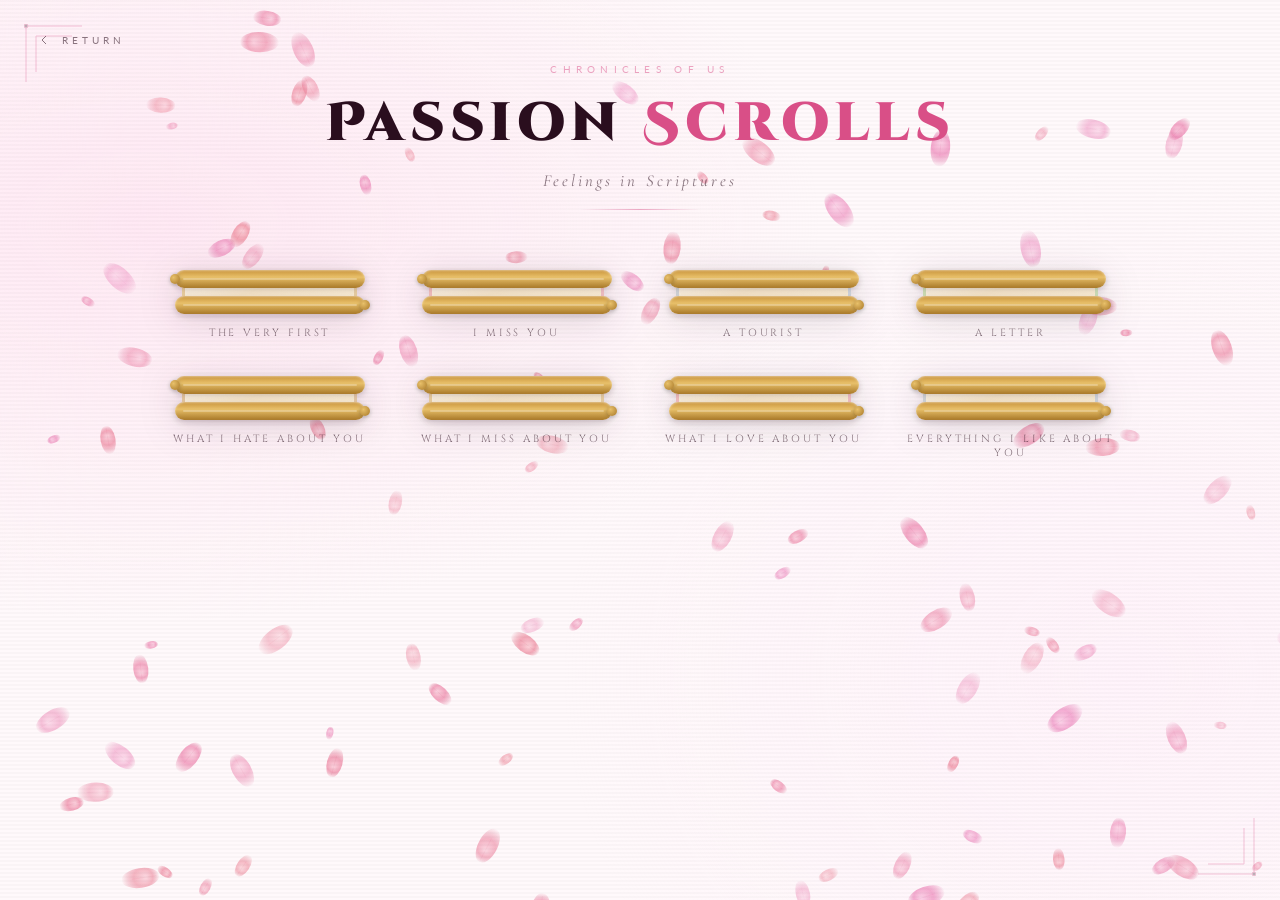
<file: messagesPage/messages.html>
<!DOCTYPE html>
<html lang="en">
<head>
  <meta charset="UTF-8">
  <meta name="viewport" content="width=device-width, initial-scale=1.0">
  <title>Messages · For Shim</title>
  <link href="https://fonts.googleapis.com/css2?family=Cinzel+Decorative:wght@400;700;900&family=Cinzel:wght@400;600&family=Lato:wght@300;400&family=Cormorant+Garamond:ital,wght@0,300;0,400;1,300;1,400;1,600&display=swap" rel="stylesheet">
  <link rel="stylesheet" href="messages-style.css">
  <link rel="icon" href="../logo.png">
</head>
<body>

<canvas id="blossom-canvas"></canvas>
<div class="bg-overlay"></div>
<div class="scanlines"></div>

<div class="corner corner-tl">
  <svg viewBox="0 0 60 60"><path d="M2 58 L2 2 L58 2"/><path d="M12 48 L12 12 L48 12"/><circle cx="2" cy="2" r="2" fill="currentColor"/></svg>
</div>
<div class="corner corner-br">
  <svg viewBox="0 0 60 60"><path d="M2 58 L2 2 L58 2"/><path d="M12 48 L12 12 L48 12"/><circle cx="2" cy="2" r="2" fill="currentColor"/></svg>
</div>

<a class="back-btn" href="../mainMenu/mainMenu.html">
  <svg viewBox="0 0 24 24"><polyline points="15 18 9 12 15 6"/></svg>
  Return
</a>

<header class="page-header">
  <div class="eyebrow">Chronicles of Us</div>
  <h1>Passion <span>Scrolls</span></h1>
  <div class="tagline">Feelings in Scriptures</div>
  <div class="header-divider"></div>
</header>

<div class="scrolls-grid" id="scrolls-grid">
  <!-- Scrolls injected by JS -->
</div>

<!-- Unfurl overlay -->
<div class="unfurl-overlay" id="unfurl-overlay">
  <div class="unfurl-backdrop" id="unfurl-backdrop"></div>
  <div class="unfurl-scroll" id="unfurl-scroll">
    <div class="unfurl-top-rod"></div>
    <div class="unfurl-paper" id="unfurl-paper">
      <div class="unfurl-paper-inner" id="unfurl-paper-inner">
        <div class="unfurl-seal" id="unfurl-seal"></div>
        <div class="unfurl-from" id="unfurl-from"></div>
        <div class="unfurl-title" id="unfurl-title"></div>
        <div class="unfurl-divider"></div>
        <div class="unfurl-body" id="unfurl-body"></div>
        <div class="unfurl-signature" id="unfurl-signature"></div>
        <div class="unfurl-date" id="unfurl-date"></div>
      </div>
    </div>
    <div class="unfurl-bottom-rod"></div>
    <button class="unfurl-close" id="unfurl-close">
      <svg viewBox="0 0 24 24"><line x1="18" y1="6" x2="6" y2="18"/><line x1="6" y1="6" x2="18" y2="18"/></svg>
    </button>
  </div>
</div>

<script src="messages-script.js"></script>
<script src="../assets/js/persistent-audio.js"></script>

</body>
</html>
</file>
<file: mainMenu-style.css>
*, *::before, *::after { box-sizing: border-box; margin: 0; padding: 0; }

  :root {
    --blush:    #e8679a;
    --deep:     #fff;
    --sakura:   #d94f87;
    --gold:     #c9933a;
    --mist:     rgba(232,103,154,0.08);
    --glow:     rgba(232,103,154,0.4);
    --text:     #2a0e1e;
    --text-mid: rgba(42,14,30,0.55);
    --text-dim: rgba(42,14,30,0.28);
    --border:   rgba(217,79,135,0.18);
  }

  html, body {
    width: 100%; height: 100%;
    overflow: hidden;
    background: #fff;
    font-family: 'Cinzel', serif;
    cursor: default;
  }

  /* ── CHERRY BLOSSOM CANVAS ── */
  #blossom-canvas {
    position: fixed;
    inset: 0;
    z-index: 2;
    pointer-events: none;
  }

  /* ── GRADIENT OVERLAY ── */
  .bg-overlay {
    position: fixed;
    inset: 0;
    z-index: 1;
    background:
      radial-gradient(ellipse 55% 80% at 20% 50%, rgba(255,240,246,0.82) 0%, transparent 70%),
      radial-gradient(ellipse 70% 60% at 80% 50%, rgba(255,245,250,0.5) 0%, transparent 70%);
    pointer-events: none;
  }

  /* ── LAYOUT ── */
  .screen {
    position: relative;
    z-index: 10;
    width: 100vw;
    height: 100vh;
    display: grid;
    grid-template-columns: 480px 1fr;
    grid-template-rows: 1fr;
  }

  /* ── LEFT PANEL ── */
  .left-panel {
    display: flex;
    flex-direction: column;
    justify-content: center;
    padding: 0 60px 0 70px;
    position: relative;
  }

  /* subtle vertical line */
  .left-panel::after {
    content: '';
    position: absolute;
    right: 0; top: 15%; bottom: 15%;
    width: 1px;
    background: linear-gradient(to bottom, transparent, var(--blush) 40%, var(--sakura) 60%, transparent);
    opacity: 0.25;
  }

  /* ── LOGO ── */
  .logo {
    margin-bottom: 64px;
  }

  .logo-title {
    font-family: 'Cinzel Decorative', serif;
    font-size: 2.8rem;
    font-weight: 900;
    letter-spacing: 0.12em;
    line-height: 1.1;
    color: var(--text);
    text-shadow:
      0 0 30px rgba(217,79,135,0.2),
      0 1px 3px rgba(42,14,30,0.15);
    animation: logoBreath 4s ease-in-out infinite;
  }

  .logo-title span {
    color: var(--sakura);
    text-shadow:
      0 0 20px rgba(217,79,135,0.35),
      0 1px 3px rgba(42,14,30,0.1);
  }

  .logo-sub {
    font-family: 'Lato', sans-serif;
    font-weight: 300;
    font-size: 0.72rem;
    letter-spacing: 0.45em;
    text-transform: uppercase;
    color: var(--text-mid);
    margin-top: 10px;
  }

  .logo-divider {
    margin-top: 18px;
    width: 80px;
    height: 1px;
    background: linear-gradient(to right, var(--sakura), transparent);
  }

  @keyframes logoBreath {
    0%, 100% { text-shadow: 0 0 30px rgba(217,79,135,0.2), 0 1px 3px rgba(42,14,30,0.15); }
    50%       { text-shadow: 0 0 50px rgba(217,79,135,0.35), 0 1px 3px rgba(42,14,30,0.15); }
  }

  /* ── NAV MENU ── */
  nav {
    display: flex;
    flex-direction: column;
    gap: 8px;
  }

  .menu-item {
    position: relative;
    display: flex;
    align-items: center;
    gap: 18px;
    padding: 16px 24px 16px 0;
    cursor: pointer;
    user-select: none;
    transition: transform 0.3s cubic-bezier(.22,1,.36,1);
    border-bottom: 1px solid rgba(217,79,135,0.1);
  }

  .menu-item:last-child { border-bottom: none; }

  .menu-item:hover {
    transform: translateX(14px);
  }

  /* rune icon */
  .menu-rune {
    width: 32px;
    height: 32px;
    flex-shrink: 0;
    display: flex;
    align-items: center;
    justify-content: center;
    border: 1px solid rgba(217,79,135,0.25);
    border-radius: 50%;
    transition: border-color 0.3s, background 0.3s, box-shadow 0.3s;
  }

  .menu-item:hover .menu-rune {
    border-color: var(--sakura);
    background: rgba(217,79,135,0.08);
    box-shadow: 0 0 12px rgba(217,79,135,0.25);
  }

  .menu-rune svg {
    width: 14px; height: 14px;
    fill: none;
    stroke: rgba(217,79,135,0.45);
    stroke-width: 1.5;
    transition: stroke 0.3s;
  }

  .menu-item:hover .menu-rune svg {
    stroke: var(--sakura);
  }

  /* label */
  .menu-label {
    font-family: 'Cinzel', serif;
    font-size: 1.15rem;
    font-weight: 600;
    letter-spacing: 0.22em;
    text-transform: uppercase;
    color: var(--text-mid);
    transition: color 0.3s, text-shadow 0.3s;
  }

  .menu-item:hover .menu-label {
    color: var(--text);
    text-shadow: 0 0 20px rgba(217,79,135,0.2);
  }

  /* active bar */
  .menu-bar {
    position: absolute;
    left: -70px;
    width: 0;
    height: 1px;
    background: linear-gradient(to right, transparent, var(--sakura));
    top: 50%;
    transform: translateY(-50%);
    transition: width 0.4s cubic-bezier(.22,1,.36,1), opacity 0.3s;
    opacity: 0;
  }

  .menu-item:hover .menu-bar {
    width: 60px;
    opacity: 1;
  }

  /* sub-label */
  .menu-hint {
    position: absolute;
    right: 0;
    font-family: 'Lato', sans-serif;
    font-size: 0.6rem;
    letter-spacing: 0.3em;
    text-transform: uppercase;
    color: rgba(217,79,135,0);
    transition: color 0.3s 0.05s;
  }

  .menu-item:hover .menu-hint {
    color: rgba(217,79,135,0.5);
  }

  /* ── VERSION + SOCIALS ── */
  .bottom-bar {
    margin-top: 60px;
    display: flex;
    align-items: center;
    gap: 16px;
  }

  .ver {
    font-family: 'Lato', sans-serif;
    font-size: 0.6rem;
    letter-spacing: 0.3em;
    color: var(--text-dim);
  }

  .social-btn {
    width: 28px; height: 28px;
    border: 1px solid rgba(217,79,135,0.2);
    border-radius: 4px;
    display: flex; align-items: center; justify-content: center;
    cursor: pointer;
    transition: border-color 0.3s, background 0.3s;
  }

  .social-btn:hover {
    border-color: var(--sakura);
    background: rgba(217,79,135,0.06);
  }

  .social-btn svg { width: 13px; height: 13px; fill: rgba(217,79,135,0.4); }
  .social-btn:hover svg { fill: var(--sakura); }

  /* ── RIGHT PANEL — scene image ── */
  .right-panel {
    position: relative;
    overflow: hidden;
    display: flex;
    align-items: center;
    justify-content: center;
  }

  /* scene layers */
  .scene {
    position: absolute;
    inset: 0;
    display: flex;
    align-items: center;
    justify-content: center;
    opacity: 0;
    transform: scale(1.04) translateX(12px);
    transition: opacity 0.65s cubic-bezier(.22,1,.36,1),
                transform 0.65s cubic-bezier(.22,1,.36,1);
    pointer-events: none;
  }

  .scene.active {
    opacity: 1;
    transform: scale(1) translateX(0);
  }

  /* Scene image */
  .scene-art {
    width: 100%;
    height: 100%;
    object-fit: cover;
    display: block;
  }

  /* Placeholder shown when no real image is loaded */
  .scene-placeholder {
    width: 100%;
    height: 100%;
    display: flex;
    flex-direction: column;
    align-items: center;
    justify-content: center;
    gap: 18px;
    border: 2px dashed rgba(217,79,135,0.25);
    background: linear-gradient(135deg, rgba(255,240,248,0.9) 0%, rgba(255,225,240,0.7) 100%);
    position: relative;
    overflow: hidden;
  }

  .scene-placeholder::before {
    content: '';
    position: absolute;
    inset: 0;
    background: repeating-linear-gradient(
      45deg,
      transparent,
      transparent 20px,
      rgba(217,79,135,0.03) 20px,
      rgba(217,79,135,0.03) 40px
    );
  }

  .placeholder-icon {
    width: 64px;
    height: 64px;
    border: 2px dashed rgba(217,79,135,0.35);
    border-radius: 12px;
    display: flex;
    align-items: center;
    justify-content: center;
    position: relative;
    z-index: 1;
  }

  .placeholder-icon svg {
    width: 28px;
    height: 28px;
    stroke: rgba(217,79,135,0.5);
    fill: none;
    stroke-width: 1.5;
  }

  .placeholder-label {
    font-family: 'Cinzel', serif;
    font-size: 0.75rem;
    letter-spacing: 0.25em;
    text-transform: uppercase;
    color: var(--text-mid);
    position: relative;
    z-index: 1;
    text-align: center;
    line-height: 1.8;
  }

  .placeholder-label strong {
    display: block;
    font-size: 0.65rem;
    letter-spacing: 0.3em;
    color: var(--text-dim);
    margin-top: 4px;
    font-weight: 400;
  }

  .placeholder-badge {
    position: absolute;
    top: 18px;
    right: 18px;
    background: rgba(217,79,135,0.08);
    border: 1px solid rgba(217,79,135,0.2);
    border-radius: 4px;
    padding: 4px 10px;
    font-family: 'Lato', sans-serif;
    font-size: 0.58rem;
    letter-spacing: 0.25em;
    text-transform: uppercase;
    color: rgba(217,79,135,0.55);
  }

  /* vignette on right */
  .right-panel::before {
    content: '';
    position: absolute;
    inset: 0;
    background:
      linear-gradient(to right, rgba(255,240,246,0.95) 0%, rgba(255,240,246,0.3) 28%, transparent 55%),
      linear-gradient(to top, rgba(255,235,245,0.6) 0%, transparent 30%);
    z-index: 5;
    pointer-events: none;
  }

  /* scene caption */
  .scene-caption {
    position: absolute;
    bottom: 48px;
    right: 60px;
    z-index: 10;
    text-align: right;
    opacity: 0;
    transform: translateY(10px);
    transition: opacity 0.5s 0.15s, transform 0.5s 0.15s;
  }

  .scene-caption.visible {
    opacity: 1;
    transform: translateY(0);
  }

  .scene-caption h3 {
    font-family: 'Cinzel Decorative', serif;
    font-size: 1.5rem;
    color: var(--text);
    text-shadow: 0 1px 8px rgba(255,255,255,0.8), 0 0 20px rgba(217,79,135,0.15);
    letter-spacing: 0.08em;
  }

  .scene-caption p {
    font-family: 'Lato', sans-serif;
    font-size: 0.72rem;
    letter-spacing: 0.25em;
    color: var(--text-mid);
    margin-top: 6px;
    text-transform: uppercase;
  }

  /* ── PARTICLE OVERLAY ── */
  #particle-canvas {
    position: fixed;
    inset: 0;
    z-index: 2;
    pointer-events: none;
  }

  /* ── CORNER ORNAMENT ── */
  .corner {
    position: fixed;
    z-index: 20;
    opacity: 0.35;
  }
  .corner-tl { top: 24px; left: 24px; }
  .corner-br { bottom: 24px; right: 24px; transform: rotate(180deg); }
  .corner svg { width: 60px; height: 60px; stroke: var(--sakura); fill: none; stroke-width: 1; }

  /* ── SCANLINES ── */
  .scanlines {
    position: fixed;
    inset: 0;
    z-index: 3;
    background: repeating-linear-gradient(
      0deg,
      transparent,
      transparent 2px,
      rgba(0,0,0,0.04) 2px,
      rgba(0,0,0,0.04) 4px
    );
    pointer-events: none;
  }

  /* ── ENTRANCE ANIMATION ── */
  .left-panel {
    animation: slideIn 1.1s cubic-bezier(.22,1,.36,1) both;
  }

  @keyframes slideIn {
    from { opacity: 0; transform: translateX(-40px); }
    to   { opacity: 1; transform: translateX(0); }
  }

  .menu-item {
    animation: fadeUp 0.7s cubic-bezier(.22,1,.36,1) both;
  }
  .menu-item:nth-child(1) { animation-delay: 0.5s; }
  .menu-item:nth-child(2) { animation-delay: 0.6s; }
  .menu-item:nth-child(3) { animation-delay: 0.7s; }
  .menu-item:nth-child(4) { animation-delay: 0.8s; }
  .menu-item:nth-child(5) { animation-delay: 0.9s; }

  @keyframes fadeUp {
    from { opacity: 0; transform: translateY(20px); }
    to   { opacity: 1; transform: translateY(0); }
  }
</file>
<file: pin-style.css>
*, *::before, *::after { box-sizing: border-box; margin: 0; padding: 0; }

:root {
    --blush:    #e8679a;
    --deep:     #fff;
    --sakura:   #d94f87;
    --gold:     #c9933a;
    --mist:     rgba(232,103,154,0.08);
    --glow:     rgba(232,103,154,0.4);
    --text:     #2a0e1e;
    --text-mid: rgba(42,14,30,0.55);
    --text-dim: rgba(42,14,30,0.28);
    --border:   rgba(217,79,135,0.18);
}

html, body {
    width: 100%; height: 100%;
    overflow: hidden;
    background: #fff;
    font-family: 'Cinzel', serif;
}

/* ── CHERRY BLOSSOM CANVAS ── */
#blossom-canvas {
    position: fixed;
    inset: 0;
    z-index: 2;
    pointer-events: none;
}

/* ── SCANLINES ── */
.scanlines {
    position: fixed;
    inset: 0;
    z-index: 3;
    background: repeating-linear-gradient(
    0deg,
    transparent,
    transparent 2px,
    rgba(0,0,0,0.03) 2px,
    rgba(0,0,0,0.03) 4px
    );
    pointer-events: none;
}

/* ── GRADIENT OVERLAY ── */
.bg-overlay {
    position: fixed;
    inset: 0;
    z-index: 1;
    background:
    radial-gradient(ellipse 70% 80% at 50% 50%, rgba(255,240,246,0.85) 0%, transparent 70%);
    pointer-events: none;
}

/* ── CORNER ORNAMENTS ── */
.corner {
    position: fixed;
    z-index: 20;
    opacity: 0.35;
}
.corner-tl { top: 24px; left: 24px; }
.corner-br { bottom: 24px; right: 24px; transform: rotate(180deg); }
.corner svg { width: 60px; height: 60px; stroke: var(--sakura); fill: none; stroke-width: 1; }

/* ── MAIN STAGE ── */
.stage {
    position: relative;
    z-index: 10;
    width: 100vw;
    height: 100vh;
    display: flex;
    flex-direction: column;
    align-items: center;
    justify-content: center;
    gap: 0;
    animation: stageIn 1s cubic-bezier(.22,1,.36,1) both;
}

@keyframes stageIn {
    from { opacity: 0; transform: translateY(24px); }
    to   { opacity: 1; transform: translateY(0); }
}

/* ── HEADER ── */
.pin-header {
    text-align: center;
    margin-bottom: 48px;
}

.pin-logo {
    font-family: 'Cinzel Decorative', serif;
    font-size: 2rem;
    font-weight: 900;
    letter-spacing: 0.14em;
    color: var(--text);
    text-shadow: 0 0 30px rgba(217,79,135,0.2);
    animation: logoBreath 4s ease-in-out infinite;
}

.pin-logo span { color: var(--sakura); }

@keyframes logoBreath {
    0%, 100% { text-shadow: 0 0 30px rgba(217,79,135,0.18); }
    50%       { text-shadow: 0 0 50px rgba(217,79,135,0.38); }
}

.pin-sub {
    font-family: 'Lato', sans-serif;
    font-weight: 300;
    font-size: 0.68rem;
    letter-spacing: 0.45em;
    text-transform: uppercase;
    color: var(--text-mid);
    margin-top: 10px;
}

.pin-divider {
    width: 60px;
    height: 1px;
    background: linear-gradient(to right, transparent, var(--sakura), transparent);
    margin: 16px auto 0;
    opacity: 0.5;
}

/* ── LOCK ICON ── */
.lock-icon {
    display: flex;
    align-items: center;
    justify-content: center;
    width: 56px;
    height: 56px;
    border: 1px solid rgba(217,79,135,0.25);
    border-radius: 50%;
    margin: 0 auto 32px;
    background: rgba(217,79,135,0.04);
    transition: box-shadow 0.4s, border-color 0.4s;
}

.lock-icon.unlocking {
    border-color: var(--sakura);
    box-shadow: 0 0 24px rgba(217,79,135,0.35);
}

.lock-icon.error-shake {
    border-color: #e05566;
    box-shadow: 0 0 18px rgba(224,85,102,0.3);
    animation: shake 0.45s cubic-bezier(.36,.07,.19,.97) both;
}

@keyframes shake {
    10%, 90% { transform: translateX(-2px); }
    20%, 80% { transform: translateX(4px); }
    30%, 50%, 70% { transform: translateX(-5px); }
    40%, 60% { transform: translateX(5px); }
}

.lock-icon svg {
    width: 22px; height: 22px;
    stroke: rgba(217,79,135,0.5);
    fill: none;
    stroke-width: 1.8;
    transition: stroke 0.4s;
}

.lock-icon.unlocking svg { stroke: var(--sakura); }
.lock-icon.error-shake svg { stroke: #e05566; }

/* ── PROMPT TEXT ── */
.pin-prompt {
    font-family: 'Cinzel', serif;
    font-size: 0.72rem;
    letter-spacing: 0.35em;
    text-transform: uppercase;
    color: var(--text-mid);
    text-align: center;
    margin-bottom: 28px;
    transition: color 0.3s;
    min-height: 1.4em;
}

.pin-prompt.error { color: #c0384a; }
.pin-prompt.success { color: var(--sakura); }

/* ── PIN DOTS ── */
.pin-dots {
    display: flex;
    gap: 16px;
    justify-content: center;
    margin-bottom: 40px;
}

.pin-dot {
    width: 14px;
    height: 14px;
    border-radius: 50%;
    border: 1.5px solid rgba(217,79,135,0.3);
    background: transparent;
    transition: background 0.2s, border-color 0.2s, transform 0.2s, box-shadow 0.2s;
}

.pin-dot.filled {
    background: var(--sakura);
    border-color: var(--sakura);
    box-shadow: 0 0 10px rgba(217,79,135,0.4);
    transform: scale(1.12);
}

.pin-dot.error {
    background: #e05566;
    border-color: #e05566;
    box-shadow: 0 0 10px rgba(224,85,102,0.35);
}

/* ── NUMPAD ── */
.numpad {
    display: grid;
    grid-template-columns: repeat(3, 1fr);
    gap: 12px;
    width: 260px;
}

.num-btn {
    position: relative;
    overflow: hidden;
    height: 68px;
    border: 1px solid rgba(217,79,135,0.18);
    border-radius: 10px;
    background: rgba(255,255,255,0.7);
    cursor: pointer;
    display: flex;
    flex-direction: column;
    align-items: center;
    justify-content: center;
    gap: 2px;
    transition: border-color 0.25s, background 0.25s, transform 0.15s, box-shadow 0.25s;
    user-select: none;
    -webkit-tap-highlight-color: transparent;
    backdrop-filter: blur(4px);
}

.num-btn:hover {
    border-color: var(--sakura);
    background: rgba(217,79,135,0.05);
    box-shadow: 0 0 14px rgba(217,79,135,0.15);
}

.num-btn:active {
    transform: scale(0.94);
    background: rgba(217,79,135,0.10);
}

.num-btn .num-digit {
    font-family: 'Cinzel', serif;
    font-size: 1.4rem;
    font-weight: 600;
    color: var(--text);
    letter-spacing: 0.05em;
    line-height: 1;
}

.num-btn .num-letters {
    font-family: 'Lato', sans-serif;
    font-size: 0.45rem;
    letter-spacing: 0.3em;
    color: var(--text-dim);
    text-transform: uppercase;
}

/* Special buttons */
.num-btn.btn-empty {
    border-color: transparent;
    background: transparent;
    pointer-events: none;
    cursor: default;
}

.num-btn.btn-del {
    border-color: rgba(217,79,135,0.12);
}

.num-btn.btn-del svg {
    width: 20px; height: 20px;
    stroke: var(--text-mid);
    fill: none;
    stroke-width: 1.6;
    transition: stroke 0.2s;
}

.num-btn.btn-del:hover svg { stroke: var(--sakura); }

/* Ripple */
.num-btn .ripple {
    position: absolute;
    border-radius: 50%;
    background: rgba(217,79,135,0.18);
    transform: scale(0);
    animation: numRipple 0.5s ease-out forwards;
    pointer-events: none;
}

@keyframes numRipple {
    to { transform: scale(4); opacity: 0; }
}

/* ── HINT ── */
.pin-hint {
    margin-top: 28px;
    font-family: 'Lato', sans-serif;
    font-size: 0.6rem;
    letter-spacing: 0.3em;
    color: var(--text-dim);
    text-transform: uppercase;
    text-align: center;
}

/* ── SUCCESS OVERLAY ── */
.success-overlay {
    position: fixed;
    inset: 0;
    z-index: 50;
    display: flex;
    flex-direction: column;
    align-items: center;
    justify-content: center;
    gap: 20px;
    background: rgba(255,240,246,0.0);
    pointer-events: none;
    transition: background 0.5s;
}

.success-overlay.active {
    background: rgba(255,240,246,0.96);
    pointer-events: all;
}

.success-ring {
    width: 80px;
    height: 80px;
    border-radius: 50%;
    border: 2px solid rgba(217,79,135,0.2);
    display: flex;
    align-items: center;
    justify-content: center;
    opacity: 0;
    transform: scale(0.6);
    transition: opacity 0.4s 0.1s, transform 0.5s 0.1s cubic-bezier(.22,1,.36,1), border-color 0.4s 0.1s;
}

.success-overlay.active .success-ring {
    opacity: 1;
    transform: scale(1);
    border-color: var(--sakura);
    box-shadow: 0 0 32px rgba(217,79,135,0.3);
}

.success-ring svg {
    width: 32px; height: 32px;
    stroke: var(--sakura);
    fill: none;
    stroke-width: 2;
}

.success-text {
    font-family: 'Cinzel Decorative', serif;
    font-size: 1rem;
    letter-spacing: 0.2em;
    color: var(--text);
    opacity: 0;
    transform: translateY(12px);
    transition: opacity 0.4s 0.3s, transform 0.4s 0.3s;
}

.success-overlay.active .success-text {
    opacity: 1;
    transform: translateY(0);
}

.success-sub {
    font-family: 'Lato', sans-serif;
    font-size: 0.62rem;
    letter-spacing: 0.35em;
    color: var(--text-mid);
    text-transform: uppercase;
    opacity: 0;
    transition: opacity 0.4s 0.45s;
}

.success-overlay.active .success-sub {
    opacity: 1;
}
</file>
<file: customGamePage/game-style.css>
body {
    font-family: Arial, Helvetica, "Liberation Sans", FreeSans, sans-serif;
    background-color: #fff;
    margin: 0;
    padding: 0;
    border-width: 0;
    cursor: pointer;
}

input {
    caret-color: auto;
}

#menu {
    font-size: 80%;
    margin: 0;
    padding: 5px;
    position: absolute;
    left: 5px;
    top: 5px;
    border-radius: 10px;
    background-color: rgba(255, 255, 128, 0.9);
    color: black;
    z-index: 10;
}

#menu.hidden #showhide {
    display: none;
}

#controls {
    margin-top: 0px;
    margin-bottom: 0px;
}

#menu button {
    margin-right: 5px;
    margin-left: 5px;
    border-radius: 5px;
}

#menu .center {
    text-align: center;
}

#menu button.enhanced {
    background-color: #0f0;
    border-color: #080;
}

#forPuzzle {
    position: absolute;
    width: 100vw;
    height: 100vh;
    top: 50%;
    left: 50%;
    transform: translate(-50%, -50%);
    background-color: #ffffdd;
    overflow: hidden;
}

.moving {
    transition-property: top, left, width, height;
    transition-duration: 1s;
}

.showimage {
    position: absolute;
    width: 100vw;
    height: 100vh;
    z-index: 100;
    /* above #menu */
    display: none;
    background-color: #ffffee99;
}

.showimage img {
    display: block;
    position: absolute;
    width: 100%;
    height: 100%;
    top: 50%;
    left: 50%;
    transform: translate(-50%, -50%);
    object-fit: contain;
}
</file>
<file: extrasPage/extras-styles.css>
*, *::before, *::after { box-sizing: border-box; margin: 0; padding: 0; }

:root {
    --sakura:    #d94f87;
    --blush:     #e8679a;
    --deep-pink: #b03070;
    --text:      #2a0e1e;
    --text-mid:  rgba(42,14,30,0.55);
    --text-dim:  rgba(42,14,30,0.28);
}

html, body {
    width: 100%; height: 100%;
    background: #fff9fc;
    font-family: 'Cinzel', serif;
    color: var(--text);
    overflow: hidden;
}

#blossom-canvas { position: fixed; inset: 0; z-index: 0; pointer-events: none; }
.bg-overlay {
    position: fixed; inset: 0; z-index: 1; pointer-events: none;
    background:
    radial-gradient(ellipse 70% 70% at 18% 50%, rgba(255,230,243,0.72) 0%, transparent 70%),
    radial-gradient(ellipse 60% 60% at 82% 50%, rgba(255,245,250,0.45) 0%, transparent 70%);
}
.scanlines {
    position: fixed; inset: 0; z-index: 2; pointer-events: none;
    background: repeating-linear-gradient(0deg, transparent, transparent 2px,
    rgba(0,0,0,0.022) 2px, rgba(0,0,0,0.022) 4px);
}

/* header */
header {
    position: fixed; top: 0; left: 0; right: 0; z-index: 50;
    padding: 36px 60px 0;
    display: flex; align-items: flex-end; justify-content: space-between;
    pointer-events: none;
}
header > * { pointer-events: all; }
.back-btn {
    display: flex; align-items: center; gap: 10px;
    text-decoration: none; color: var(--text-mid);
    font-family: 'Lato', sans-serif; font-size: 0.65rem;
    letter-spacing: 0.4em; text-transform: uppercase; transition: color 0.3s;
}
.back-btn:hover { color: var(--sakura); }
.back-btn svg { width: 14px; height: 14px; stroke: currentColor; fill: none; stroke-width: 1.8; transition: transform 0.3s; }
.back-btn:hover svg { transform: translateX(-4px); }
.page-heading { text-align: right; }
.page-heading .eyebrow {
    font-family: 'Lato', sans-serif; font-size: 0.58rem;
    letter-spacing: 0.5em; text-transform: uppercase; color: rgba(217,79,135,0.45); margin-bottom: 5px;
}
.page-heading h1 {
    font-family: 'Cinzel Decorative', serif; font-size: 2rem;
    font-weight: 900; letter-spacing: 0.1em;
    color: var(--text); text-shadow: 0 0 40px rgba(217,79,135,0.18);
}
.page-heading h1 span { color: var(--sakura); }

/* stage */
.stage {
    position: fixed; inset: 0; z-index: 10;
    display: flex; align-items: center; justify-content: center;
    padding: 100px 0 0;
}

/* ── VINYL SHELF ── */
.shelf {
    margin-top: 60px;
    width: 300px; height: 100%;
    display: flex; flex-direction: column; justify-content: center;
    padding: 0 0 60px 56px;
}
.shelf-label {
    font-family: 'Lato', sans-serif; font-size: 0.55rem;
    letter-spacing: 0.55em; text-transform: uppercase;
    color: rgba(217,79,135,0.38); margin-bottom: 26px;
}
.vinyl-stack { display: flex; flex-direction: column; gap: 14px; }

.vinyl-row { display: flex; align-items: center; gap: 14px; }

/* vinyl disc */
.vinyl {
    width: 148px; height: 148px; border-radius: 50%;
    position: relative; cursor: grab; user-select: none; flex-shrink: 0;
    filter: drop-shadow(3px 5px 14px rgba(42,14,30,0.4));
    transition: filter 0.3s, transform 0.3s;
}
.vinyl:hover { filter: drop-shadow(5px 9px 22px rgba(42,14,30,0.55)); transform: scale(1.05) rotate(-3deg); }
.vinyl.dragging { cursor: grabbing; z-index: 999; }
.vinyl.on-player { visibility: hidden; pointer-events: none; }
.vinyl svg { width: 100%; height: 100%; display: block; }
.vinyl-label-text {
    position: absolute; inset: 0; display: flex; flex-direction: column;
    align-items: center; justify-content: center; pointer-events: none; padding: 40px; text-align: center;
}
.vinyl-label-text .vtitle {
    font-family: 'Cinzel', serif; font-size: 0.46rem; letter-spacing: 0.2em; text-transform: uppercase;
    color: rgba(255,255,255,0.92); line-height: 1.4; text-shadow: 0 1px 4px rgba(0,0,0,0.6);
}
.vinyl-label-text .vartist {
    font-family: 'Lato', sans-serif; font-size: 0.38rem; letter-spacing: 0.2em; text-transform: uppercase;
    color: rgba(255,255,255,0.6); margin-top: 3px; text-shadow: 0 1px 4px rgba(0,0,0,0.6);
}

/* shelf info */
.vinyl-info .vi-title {
    font-family: 'Cinzel', serif; font-size: 0.72rem; letter-spacing: 0.16em; text-transform: uppercase; color: var(--text); line-height: 1.3;
}
.vinyl-info .vi-artist {
    font-family: 'Lato', sans-serif; font-weight: 300; font-size: 0.6rem; letter-spacing: 0.2em; color: var(--text-mid); margin-top: 2px;
}
.vinyl-info .vi-hint {
    font-family: 'Lato', sans-serif; font-size: 0.48rem; letter-spacing: 0.28em; text-transform: uppercase;
    color: rgba(217,79,135,0.38); margin-top: 5px; display: flex; align-items: center; gap: 4px;
}
.vinyl-info .vi-hint svg { width: 7px; height: 7px; stroke: rgba(217,79,135,0.38); fill: none; stroke-width: 2; }

/* divider */
.stage-divider {
    width: 1px; height: 55%;
    background: linear-gradient(to bottom, transparent, rgba(217,79,135,0.18) 20%, rgba(217,79,135,0.18) 80%, transparent);
    flex-shrink: 0;
}

/* ── PLAYER ── */
.player-area {
    flex: 1; height: 100%;
    display: flex; flex-direction: column; align-items: center; justify-content: center;
    padding: 0 56px 60px;
}
.player-label {
    font-family: 'Lato', sans-serif; font-size: 0.55rem;
    letter-spacing: 0.55em; text-transform: uppercase;
    color: rgba(217,79,135,0.38); margin-bottom: 22px;
}

.player-body { position: relative; width: 360px; }

/* turntable box */
.turntable-base {
    width: 360px; height: 340px; border-radius: 14px;
    background: linear-gradient(148deg, #2d1420 0%, #190b12 55%, #28101e 100%);
    border: 1px solid rgba(217,79,135,0.18);
    box-shadow: 0 22px 60px rgba(42,14,30,0.5), inset 0 1px 0 rgba(255,255,255,0.05), inset 0 -1px 0 rgba(0,0,0,0.25);
    position: relative; overflow: hidden;
}
.turntable-base::before {
    content: ''; position: absolute; inset: 0;
    background: repeating-linear-gradient(90deg,
    rgba(255,255,255,0.008) 0px, rgba(255,255,255,0.008) 1px, transparent 1px, transparent 18px);
}

/* platter */
.platter-well {
    position: absolute; width: 220px; height: 220px; border-radius: 50%;
    top: 50%; left: 44%; transform: translate(-50%, -55%);
    background: radial-gradient(circle at 38% 33%, #3a1825 0%, #1a0810 55%, #0d0508 100%);
    border: 2px solid rgba(217,79,135,0.12);
    box-shadow: inset 0 4px 18px rgba(0,0,0,0.55), 0 0 0 1px rgba(0,0,0,0.35);
    display: flex; align-items: center; justify-content: center;
}
.platter-grooves {
    position: absolute; inset: 0; border-radius: 50%; overflow: hidden; opacity: 0.22; pointer-events: none;
}

/* drop zone ring */
.drop-ring {
    position: absolute; width: 200px; height: 200px; border-radius: 50%;
    top: 50%; left: 44%; transform: translate(-50%, -55%);
    border: 2px dashed rgba(217,79,135,0); pointer-events: none; z-index: 20;
    transition: border-color 0.25s, box-shadow 0.25s;
}
.drop-ring.active {
    border-color: rgba(217,79,135,0.75);
    box-shadow: 0 0 28px rgba(217,79,135,0.28), inset 0 0 28px rgba(217,79,135,0.1);
    animation: rp 1s ease-in-out infinite;
}
.drop-ring.playing {
    border-color: rgba(217,79,135,0.55);
    box-shadow: 0 0 20px rgba(217,79,135,0.22), inset 0 0 20px rgba(217,79,135,0.08);
    animation: rp 2.6s ease-in-out infinite;
}
@keyframes rp {
    0%,100%{box-shadow:0 0 20px rgba(217,79,135,.22),inset 0 0 20px rgba(217,79,135,.08);}
    50%{box-shadow:0 0 38px rgba(217,79,135,.42),inset 0 0 38px rgba(217,79,135,.14);}
}

/* vinyl on player */
.player-vinyl {
    position: absolute; width: 200px; height: 200px; border-radius: 50%;
    top: 50%; left: 44%; transform: translate(-50%, -55%);
    z-index: 15; opacity: 0; pointer-events: none;
    transition: opacity 0.45s;
}
.player-vinyl.visible { opacity: 1; }
.player-vinyl svg { width: 100%; height: 100%; display: block; }
.player-vinyl.spinning svg { animation: spin 2.4s linear infinite; }
.player-vinyl.slowing svg { animation: spin 9s linear infinite; }
@keyframes spin { to { transform: rotate(360deg); } }

/* drop prompt */
.drop-prompt {
    position: absolute; top: 50%; left: 44%; transform: translate(-50%, -55%);
    z-index: 16; text-align: center; pointer-events: none; transition: opacity 0.4s;
}
.drop-prompt.hidden { opacity: 0; }
.drop-prompt svg { width: 26px; height: 26px; stroke: rgba(217,79,135,0.28); fill: none; stroke-width: 1; margin-bottom: 7px; display: block; margin-left: auto; margin-right: auto; }
.drop-prompt span {
    display: block; font-family: 'Lato', sans-serif; font-size: 0.5rem;
    letter-spacing: 0.35em; text-transform: uppercase; color: rgba(217,79,135,0.28);
}

/* tonearm */
.tonearm-wrap {
    position: absolute; right: 22px; top: 18px;
    width: 110px; height: 170px;
    transform-origin: 95px 14px;
    transition: transform 1.3s cubic-bezier(.22,1,.36,1);
    z-index: 25;
}
.tonearm-wrap.parked  { transform: rotate(0deg); }
.tonearm-wrap.playing { transform: rotate(28deg); }
.tonearm-wrap.landing { transform: rotate(24deg); }

/* speed / knob */
.speed-row { position: absolute; bottom: 14px; left: 16px; display: flex; gap: 7px; align-items: center; }
.speed-dot {
    width: 8px; height: 8px; border-radius: 50%;
    border: 1px solid rgba(217,79,135,0.22); cursor: pointer; transition: background 0.2s;
}
.speed-dot.on { background: var(--sakura); border-color: var(--sakura); }
.knob-row { position: absolute; bottom: 12px; right: 16px; display: flex; align-items: center; gap: 8px; }
.vol-label { font-family: 'Lato', sans-serif; font-size: 0.46rem; letter-spacing: 0.4em; text-transform: uppercase; color: rgba(217,79,135,0.28); }
.knob {
    width: 26px; height: 26px; border-radius: 50%;
    background: radial-gradient(circle at 35% 35%, #4a1f2e, #190a10);
    border: 1px solid rgba(217,79,135,0.18);
    box-shadow: 0 3px 8px rgba(0,0,0,0.4), inset 0 1px 0 rgba(255,255,255,0.04);
    position: relative; cursor: pointer;
}
.knob::after {
    content: ''; position: absolute; top: 4px; left: 50%; transform: translateX(-50%);
    width: 2px; height: 6px; border-radius: 1px; background: rgba(217,79,135,0.55);
}

/* player controls below turntable */
.player-controls {
    margin-top: 18px;
    display: flex; flex-direction: column; align-items: center; gap: 9px;
}
.now-playing { text-align: center; opacity: 0; transform: translateY(8px); transition: opacity 0.5s, transform 0.5s; }
.now-playing.visible { opacity: 1; transform: translateY(0); }
.np-label { font-family: 'Lato', sans-serif; font-size: 0.48rem; letter-spacing: 0.5em; text-transform: uppercase; color: rgba(217,79,135,0.45); }
.np-title { font-family: 'Cinzel', serif; font-size: 0.82rem; letter-spacing: 0.2em; text-transform: uppercase; color: var(--text); margin-top: 3px; }
.np-artist { font-family: 'Lato', sans-serif; font-weight: 300; font-size: 0.62rem; letter-spacing: 0.2em; color: var(--text-mid); margin-top: 2px; }

.progress-wrap { width: 210px; opacity: 0; transition: opacity 0.5s; }
.progress-wrap.visible { opacity: 1; }
.progress-bar { width: 100%; height: 2px; background: rgba(217,79,135,0.13); border-radius: 1px; overflow: hidden; cursor: pointer; }
.progress-fill { height: 100%; background: linear-gradient(to right, var(--sakura), var(--blush)); border-radius: 1px; width: 0%; transition: width 0.4s linear; }
.progress-times { display: flex; justify-content: space-between; margin-top: 5px; font-family: 'Lato', sans-serif; font-size: 0.48rem; letter-spacing: 0.2em; color: var(--text-dim); }

.ctrl-row { display: flex; align-items: center; gap: 14px; opacity: 0; transition: opacity 0.5s; }
.ctrl-row.visible { opacity: 1; }
.ctrl-btn {
    width: 32px; height: 32px; border-radius: 50%;
    background: rgba(217,79,135,0.07); border: 1px solid rgba(217,79,135,0.18);
    display: flex; align-items: center; justify-content: center;
    cursor: pointer; transition: background 0.3s, border-color 0.3s, transform 0.2s;
}
.ctrl-btn:hover { background: rgba(217,79,135,0.14); border-color: var(--sakura); transform: scale(1.09); }
.ctrl-btn svg { width: 12px; height: 12px; stroke: var(--sakura); fill: none; stroke-width: 2; }

/* ghost */
#drag-ghost {
    position: fixed; pointer-events: none; z-index: 9999;
    opacity: 0.88; transform: translate(-50%, -50%) scale(1.1) rotate(-8deg);
    display: none;
}
#drag-ghost.active { display: block; }

/* toast */
.toast {
    position: fixed; bottom: 28px; left: 50%; transform: translateX(-50%) translateY(56px);
    z-index: 200; background: rgba(42,14,30,0.82); backdrop-filter: blur(8px);
    border: 1px solid rgba(217,79,135,0.22); border-radius: 6px; padding: 9px 20px;
    font-family: 'Lato', sans-serif; font-size: 0.58rem; letter-spacing: 0.35em; text-transform: uppercase;
    color: rgba(217,79,135,0.75); transition: transform 0.4s cubic-bezier(.22,1,.36,1), opacity 0.4s;
    opacity: 0; pointer-events: none;
}
.toast.show { transform: translateX(-50%) translateY(0); opacity: 1; }

/* corners */
.corner { position: fixed; z-index: 40; opacity: 0.28; }
.corner-tl { top: 20px; left: 20px; }
.corner-br { bottom: 20px; right: 20px; transform: rotate(180deg); }
.corner svg { width: 50px; height: 50px; stroke: var(--sakura); fill: none; stroke-width: 1; }
</file>
<file: mainMenu/mainMenu-style.css>
*, *::before, *::after { box-sizing: border-box; margin: 0; padding: 0; }

  :root {
    --blush:    #e8679a;
    --deep:     #fff;
    --sakura:   #d94f87;
    --gold:     #c9933a;
    --mist:     rgba(232,103,154,0.08);
    --glow:     rgba(232,103,154,0.4);
    --text:     #2a0e1e;
    --text-mid: rgba(42,14,30,0.55);
    --text-dim: rgba(42,14,30,0.28);
    --border:   rgba(217,79,135,0.18);
  }

  html, body {
    width: 100%; height: 100%;
    overflow: hidden;
    background: #fff;
    font-family: 'Cinzel', serif;
    cursor: default;
  }

  /* ── CHERRY BLOSSOM CANVAS ── */
  #blossom-canvas {
    position: fixed;
    inset: 0;
    z-index: 2;
    pointer-events: none;
  }

  /* ── GRADIENT OVERLAY ── */
  .bg-overlay {
    position: fixed;
    inset: 0;
    z-index: 1;
    background:
      radial-gradient(ellipse 55% 80% at 20% 50%, rgba(255,240,246,0.82) 0%, transparent 70%),
      radial-gradient(ellipse 70% 60% at 80% 50%, rgba(255,245,250,0.5) 0%, transparent 70%);
    pointer-events: none;
  }

  /* ── LAYOUT ── */
  .screen {
    position: relative;
    z-index: 10;
    width: 100vw;
    height: 100vh;
    display: grid;
    grid-template-columns: 480px 1fr;
    grid-template-rows: 1fr;
  }

  /* ── LEFT PANEL ── */
  .left-panel {
    display: flex;
    flex-direction: column;
    justify-content: center;
    padding: 0 60px 0 70px;
    position: relative;
  }

  /* subtle vertical line */
  .left-panel::after {
    content: '';
    position: absolute;
    right: 0; top: 15%; bottom: 15%;
    width: 1px;
    background: linear-gradient(to bottom, transparent, var(--blush) 40%, var(--sakura) 60%, transparent);
    opacity: 0.25;
  }

  /* ── LOGO ── */
  .logo {
    margin-bottom: 64px;
  }

  .logo-title {
    font-family: 'Cinzel Decorative', serif;
    font-size: 2.8rem;
    font-weight: 900;
    letter-spacing: 0.12em;
    line-height: 1.1;
    color: var(--text);
    text-shadow:
      0 0 30px rgba(217,79,135,0.2),
      0 1px 3px rgba(42,14,30,0.15);
    animation: logoBreath 4s ease-in-out infinite;
  }

  .logo-title span {
    color: var(--sakura);
    text-shadow:
      0 0 20px rgba(217,79,135,0.35),
      0 1px 3px rgba(42,14,30,0.1);
  }

  .logo-sub {
    font-family: 'Lato', sans-serif;
    font-weight: 300;
    font-size: 0.72rem;
    letter-spacing: 0.45em;
    text-transform: uppercase;
    color: var(--text-mid);
    margin-top: 10px;
  }

  .logo-divider {
    margin-top: 18px;
    width: 80px;
    height: 1px;
    background: linear-gradient(to right, var(--sakura), transparent);
  }

  @keyframes logoBreath {
    0%, 100% { text-shadow: 0 0 30px rgba(217,79,135,0.2), 0 1px 3px rgba(42,14,30,0.15); }
    50%       { text-shadow: 0 0 50px rgba(217,79,135,0.35), 0 1px 3px rgba(42,14,30,0.15); }
  }

  /* ── NAV MENU ── */
  nav {
    display: flex;
    flex-direction: column;
    gap: 8px;
  }

  .menu-item {
    position: relative;
    display: flex;
    align-items: center;
    gap: 18px;
    padding: 16px 24px 16px 0;
    cursor: pointer;
    user-select: none;
    transition: transform 0.3s cubic-bezier(.22,1,.36,1);
    border-bottom: 1px solid rgba(217,79,135,0.1);
  }

  .menu-item:last-child { border-bottom: none; }

  .menu-item:hover {
    transform: translateX(14px);
  }

  /* rune icon */
  .menu-rune {
    width: 32px;
    height: 32px;
    flex-shrink: 0;
    display: flex;
    align-items: center;
    justify-content: center;
    border: 1px solid rgba(217,79,135,0.25);
    border-radius: 50%;
    transition: border-color 0.3s, background 0.3s, box-shadow 0.3s;
  }

  .menu-item:hover .menu-rune {
    border-color: var(--sakura);
    background: rgba(217,79,135,0.08);
    box-shadow: 0 0 12px rgba(217,79,135,0.25);
  }

  .menu-rune svg {
    width: 14px; height: 14px;
    fill: none;
    stroke: rgba(217,79,135,0.45);
    stroke-width: 1.5;
    transition: stroke 0.3s;
  }

  .menu-item:hover .menu-rune svg {
    stroke: var(--sakura);
  }

  /* label */
  .menu-label {
    font-family: 'Cinzel', serif;
    font-size: 1.15rem;
    font-weight: 600;
    letter-spacing: 0.22em;
    text-transform: uppercase;
    color: var(--text-mid);
    transition: color 0.3s, text-shadow 0.3s;
  }

  .menu-item:hover .menu-label {
    color: var(--text);
    text-shadow: 0 0 20px rgba(217,79,135,0.2);
  }

  /* active bar */
  .menu-bar {
    position: absolute;
    left: -70px;
    width: 0;
    height: 1px;
    background: linear-gradient(to right, transparent, var(--sakura));
    top: 50%;
    transform: translateY(-50%);
    transition: width 0.4s cubic-bezier(.22,1,.36,1), opacity 0.3s;
    opacity: 0;
  }

  .menu-item:hover .menu-bar {
    width: 60px;
    opacity: 1;
  }

  /* sub-label */
  .menu-hint {
    position: absolute;
    right: 0;
    font-family: 'Lato', sans-serif;
    font-size: 0.6rem;
    letter-spacing: 0.3em;
    text-transform: uppercase;
    color: rgba(217,79,135,0);
    transition: color 0.3s 0.05s;
  }

  .menu-item:hover .menu-hint {
    color: rgba(217,79,135,0.5);
  }

  /* ── VERSION + SOCIALS ── */
  .bottom-bar {
    margin-top: 60px;
    display: flex;
    align-items: center;
    gap: 16px;
  }

  .ver {
    font-family: 'Lato', sans-serif;
    font-size: 0.6rem;
    letter-spacing: 0.3em;
    color: var(--text-dim);
  }

  .social-btn {
    width: 28px; height: 28px;
    border: 1px solid rgba(217,79,135,0.2);
    border-radius: 4px;
    display: flex; align-items: center; justify-content: center;
    cursor: pointer;
    transition: border-color 0.3s, background 0.3s;
  }

  .social-btn:hover {
    border-color: var(--sakura);
    background: rgba(217,79,135,0.06);
  }

  .social-btn svg { width: 13px; height: 13px; fill: rgba(217,79,135,0.4); }
  .social-btn:hover svg { fill: var(--sakura); }

  /* ── RIGHT PANEL — scene image ── */
  .right-panel {
    position: relative;
    overflow: hidden;
    display: flex;
    align-items: center;
    justify-content: center;
  }

  /* scene layers */
  .scene {
    position: absolute;
    inset: 0;
    display: flex;
    align-items: center;
    justify-content: center;
    opacity: 0;
    transform: scale(1.04) translateX(12px);
    transition: opacity 0.65s cubic-bezier(.22,1,.36,1),
                transform 0.65s cubic-bezier(.22,1,.36,1);
    pointer-events: none;
  }

  .scene.active {
    opacity: 1;
    transform: scale(1) translateX(0);
  }

  /* Scene image */
  .scene-art {
    width: 100%;
    height: 100%;
    object-fit: cover;
    display: block;
  }

  /* Placeholder shown when no real image is loaded */
  .scene-placeholder {
    width: 100%;
    height: 100%;
    display: flex;
    flex-direction: column;
    align-items: center;
    justify-content: center;
    gap: 18px;
    border: 2px dashed rgba(217,79,135,0.25);
    background: linear-gradient(135deg, rgba(255,240,248,0.9) 0%, rgba(255,225,240,0.7) 100%);
    position: relative;
    overflow: hidden;
  }

  .scene-placeholder::before {
    content: '';
    position: absolute;
    inset: 0;
    background: repeating-linear-gradient(
      45deg,
      transparent,
      transparent 20px,
      rgba(217,79,135,0.03) 20px,
      rgba(217,79,135,0.03) 40px
    );
  }

  .placeholder-icon {
    width: 64px;
    height: 64px;
    border: 2px dashed rgba(217,79,135,0.35);
    border-radius: 12px;
    display: flex;
    align-items: center;
    justify-content: center;
    position: relative;
    z-index: 1;
  }

  .placeholder-icon svg {
    width: 28px;
    height: 28px;
    stroke: rgba(217,79,135,0.5);
    fill: none;
    stroke-width: 1.5;
  }

  .placeholder-label {
    font-family: 'Cinzel', serif;
    font-size: 0.75rem;
    letter-spacing: 0.25em;
    text-transform: uppercase;
    color: var(--text-mid);
    position: relative;
    z-index: 1;
    text-align: center;
    line-height: 1.8;
  }

  .placeholder-label strong {
    display: block;
    font-size: 0.65rem;
    letter-spacing: 0.3em;
    color: var(--text-dim);
    margin-top: 4px;
    font-weight: 400;
  }

  .placeholder-badge {
    position: absolute;
    top: 18px;
    right: 18px;
    background: rgba(217,79,135,0.08);
    border: 1px solid rgba(217,79,135,0.2);
    border-radius: 4px;
    padding: 4px 10px;
    font-family: 'Lato', sans-serif;
    font-size: 0.58rem;
    letter-spacing: 0.25em;
    text-transform: uppercase;
    color: rgba(217,79,135,0.55);
  }

  /* vignette on right */
  .right-panel::before {
    content: '';
    position: absolute;
    inset: 0;
    background:
      linear-gradient(to right, rgba(255,240,246,0.95) 0%, rgba(255,240,246,0.3) 28%, transparent 55%),
      linear-gradient(to top, rgba(255,235,245,0.6) 0%, transparent 30%);
    z-index: 5;
    pointer-events: none;
  }

  /* scene caption */
  .scene-caption {
    position: absolute;
    bottom: 48px;
    right: 60px;
    z-index: 10;
    text-align: right;
    opacity: 0;
    transform: translateY(10px);
    transition: opacity 0.5s 0.15s, transform 0.5s 0.15s;
  }

  .scene-caption.visible {
    opacity: 1;
    transform: translateY(0);
  }

  .scene-caption h3 {
    font-family: 'Cinzel Decorative', serif;
    font-size: 1.5rem;
    color: var(--text);
    text-shadow: 0 1px 8px rgba(255,255,255,0.8), 0 0 20px rgba(217,79,135,0.15);
    letter-spacing: 0.08em;
  }

  .scene-caption p {
    font-family: 'Lato', sans-serif;
    font-size: 0.72rem;
    letter-spacing: 0.25em;
    color: var(--text-mid);
    margin-top: 6px;
    text-transform: uppercase;
  }

  /* ── PARTICLE OVERLAY ── */
  #particle-canvas {
    position: fixed;
    inset: 0;
    z-index: 2;
    pointer-events: none;
  }

  /* ── CORNER ORNAMENT ── */
  .corner {
    position: fixed;
    z-index: 20;
    opacity: 0.35;
  }
  .corner-tl { top: 24px; left: 24px; }
  .corner-br { bottom: 24px; right: 24px; transform: rotate(180deg); }
  .corner svg { width: 60px; height: 60px; stroke: var(--sakura); fill: none; stroke-width: 1; }

  /* ── SCANLINES ── */
  .scanlines {
    position: fixed;
    inset: 0;
    z-index: 3;
    background: repeating-linear-gradient(
      0deg,
      transparent,
      transparent 2px,
      rgba(0,0,0,0.04) 2px,
      rgba(0,0,0,0.04) 4px
    );
    pointer-events: none;
  }

  /* ── ENTRANCE ANIMATION ── */
  .left-panel {
    animation: slideIn 1.1s cubic-bezier(.22,1,.36,1) both;
  }

  @keyframes slideIn {
    from { opacity: 0; transform: translateX(-40px); }
    to   { opacity: 1; transform: translateX(0); }
  }

  .menu-item {
    animation: fadeUp 0.7s cubic-bezier(.22,1,.36,1) both;
  }
  .menu-item:nth-child(1) { animation-delay: 0.5s; }
  .menu-item:nth-child(2) { animation-delay: 0.6s; }
  .menu-item:nth-child(3) { animation-delay: 0.7s; }
  .menu-item:nth-child(4) { animation-delay: 0.8s; }
  .menu-item:nth-child(5) { animation-delay: 0.9s; }

  @keyframes fadeUp {
    from { opacity: 0; transform: translateY(20px); }
    to   { opacity: 1; transform: translateY(0); }
  }
</file>
<file: messagesPage/messages-style.css>
*, *::before, *::after { box-sizing: border-box; margin: 0; padding: 0; }

:root {
  --sakura:     #d94f87;
  --blush:      #e8679a;
  --petal:      #f4b8d0;
  --cream:      #fdf6ee;
  --cream-dark: #f5e8d8;
  --ink:        #2a0e1e;
  --ink-mid:    rgba(42,14,30,0.55);
  --ink-dim:    rgba(42,14,30,0.28);
  --gold:       #c9933a;
  --gold-light: #e8c06a;
  --border:     rgba(217,79,135,0.18);
  --scroll-shadow: 0 12px 48px rgba(42,14,30,0.14), 0 2px 8px rgba(42,14,30,0.08);
}

html, body {
  width: 100%; min-height: 100%;
  background: #fff9fb;
  font-family: 'Lato', sans-serif;
  color: var(--ink);
  overflow-x: hidden;
}

/* ── CANVAS / OVERLAYS ── */
#blossom-canvas { position: fixed; inset: 0; z-index: 2; pointer-events: none; }
.bg-overlay {
  position: fixed; inset: 0; z-index: 1;
  background:
    radial-gradient(ellipse 65% 55% at 12% 25%, rgba(255,230,242,0.88) 0%, transparent 80%),
    radial-gradient(ellipse 55% 70% at 88% 75%, rgba(255,240,250,0.65) 0%, transparent 80%);
  pointer-events: none;
}
.scanlines {
  position: fixed; inset: 0; z-index: 3;
  background: repeating-linear-gradient(0deg, transparent, transparent 2px, rgba(0,0,0,0.02) 2px, rgba(0,0,0,0.02) 4px);
  pointer-events: none;
}

/* ── CORNERS ── */
.corner { position: fixed; z-index: 20; opacity: 0.3; pointer-events: none; }
.corner-tl { top: 24px; left: 24px; }
.corner-br { bottom: 24px; right: 24px; transform: rotate(180deg); }
.corner svg { width: 60px; height: 60px; stroke: var(--sakura); fill: none; stroke-width: 1; }

/* ── BACK ── */
.back-btn {
  position: fixed; top: 32px; left: 36px; z-index: 30;
  display: flex; align-items: center; gap: 10px;
  text-decoration: none; font-family: 'Lato', sans-serif;
  font-size: 0.62rem; letter-spacing: 0.4em; text-transform: uppercase;
  color: var(--ink-mid); transition: color 0.3s, transform 0.3s;
  animation: fadeIn 0.9s 0.2s both;
}
.back-btn:hover { color: var(--sakura); transform: translateX(-4px); }
.back-btn svg { width: 16px; height: 16px; stroke: currentColor; fill: none; stroke-width: 1.5; }

/* ── HEADER ── */
.page-header {
  position: relative; z-index: 10;
  text-align: center; padding: 64px 40px 28px;
  animation: slideDown 0.9s cubic-bezier(.22,1,.36,1) both;
}
.page-header .eyebrow {
  font-family: 'Lato', sans-serif; font-size: 0.6rem;
  letter-spacing: 0.55em; text-transform: uppercase;
  color: rgba(217,79,135,0.5); margin-bottom: 12px;
}
.page-header h1 {
  font-family: 'Cinzel Decorative', serif;
  font-size: clamp(1.9rem, 4.5vw, 3.4rem); font-weight: 900;
  letter-spacing: 0.1em; color: var(--ink);
  animation: logoBreath 4s ease-in-out infinite;
}
.page-header h1 span { color: var(--sakura); }
.page-header .tagline {
  font-family: 'Cormorant Garamond', serif; font-style: italic;
  font-size: 1.05rem; letter-spacing: 0.18em;
  color: var(--ink-mid); margin-top: 10px;
}
.header-divider {
  width: 120px; height: 1px;
  background: linear-gradient(to right, transparent, var(--sakura), transparent);
  margin: 18px auto 0; opacity: 0.45;
}

/* ── SCROLLS GRID ── */
.scrolls-grid {
  position: relative; z-index: 10;
  display: grid;
  grid-template-columns: repeat(auto-fill, minmax(200px, 1fr));
  gap: 36px 28px;
  max-width: 1080px;
  margin: 0 auto;
  padding: 32px 60px 100px;
}

/* ── SCROLL ITEM ── */
.scroll-item {
  display: flex; flex-direction: column; align-items: center;
  cursor: pointer;
  animation: scrollReveal 0.7s cubic-bezier(.22,1,.36,1) both;
  user-select: none;
}

@keyframes scrollReveal {
  from { opacity: 0; transform: translateY(32px) scale(0.9); }
  to   { opacity: 1; transform: translateY(0) scale(1); }
}

/* staggered delays */
.scroll-item:nth-child(1)  { animation-delay: 0.1s; }
.scroll-item:nth-child(2)  { animation-delay: 0.18s; }
.scroll-item:nth-child(3)  { animation-delay: 0.26s; }
.scroll-item:nth-child(4)  { animation-delay: 0.34s; }
.scroll-item:nth-child(5)  { animation-delay: 0.42s; }
.scroll-item:nth-child(6)  { animation-delay: 0.50s; }
.scroll-item:nth-child(7)  { animation-delay: 0.58s; }
.scroll-item:nth-child(8)  { animation-delay: 0.66s; }
.scroll-item:nth-child(9)  { animation-delay: 0.74s; }
.scroll-item:nth-child(10) { animation-delay: 0.82s; }
.scroll-item:nth-child(11) { animation-delay: 0.90s; }
.scroll-item:nth-child(12) { animation-delay: 0.98s; }

/* The visual scroll */
.scroll-visual {
  position: relative;
  width: 100%;
  max-width: 190px;
  transition: transform 0.4s cubic-bezier(.22,1,.36,1), filter 0.4s;
  filter: drop-shadow(0 6px 18px rgba(42,14,30,0.13));
}

/* Top & bottom rods */
.scroll-rod {
  width: 100%; height: 18px;
  background: linear-gradient(180deg, #c9933a 0%, #e8c06a 40%, #a87828 100%);
  border-radius: 9px;
  position: relative; z-index: 2;
  box-shadow: 0 2px 6px rgba(42,14,30,0.2), inset 0 1px 2px rgba(255,255,255,0.4);
}
.scroll-rod::before {
  content: '';
  position: absolute; top: 50%; left: 8px; right: 8px;
  height: 2px; transform: translateY(-50%);
  background: rgba(255,255,255,0.25); border-radius: 2px;
}
/* little knobs on rod ends */
.scroll-rod::after {
  content: '';
  position: absolute; top: 50%; right: -5px;
  width: 10px; height: 10px; border-radius: 50%;
  background: radial-gradient(circle at 35% 35%, #e8c06a, #a87828);
  transform: translateY(-50%);
  box-shadow: 0 1px 4px rgba(0,0,0,0.25);
}
.scroll-rod.left-knob::after { right: auto; left: -5px; }

/* Parchment body — ROLLED SHUT by default */
.scroll-parchment {
  width: 92%; margin: 0 auto;
  height: 8px;           /* collapsed: just a thin ribbon between rods */
  background:
    repeating-linear-gradient(0deg, transparent, transparent 22px, rgba(201,147,58,0.07) 22px, rgba(201,147,58,0.07) 23px),
    linear-gradient(160deg, #fdf3e3 0%, #f8e8cc 40%, #fdf0d8 100%);
  border-left: 3px solid rgba(201,147,58,0.35);
  border-right: 3px solid rgba(201,147,58,0.35);
  position: relative; z-index: 1;
  display: flex; flex-direction: column;
  align-items: center; justify-content: center;
  padding: 0 16px;
  gap: 0;
  overflow: hidden;
  transition: height 0s; /* no CSS transition — JS controls the overlay instead */
}

/* Parchment texture grain */
.scroll-parchment::before {
  content: '';
  position: absolute; inset: 0;
  background-image: url("data:image/svg+xml,%3Csvg xmlns='http://www.w3.org/2000/svg' width='200' height='200'%3E%3Cfilter id='n'%3E%3CfeTurbulence type='fractalNoise' baseFrequency='0.75' numOctaves='4' stitchTiles='stitch'/%3E%3C/filter%3E%3Crect width='200' height='200' filter='url(%23n)' opacity='0.04'/%3E%3C/svg%3E");
  opacity: 0.5; pointer-events: none;
}

/* Hide all content inside the rolled-up parchment on grid */
.scroll-seal,
.scroll-label,
.scroll-preview,
.scroll-date-chip {
  display: none;
}

/* Hover: rods spread apart slightly, hinting the scroll could open */
.scroll-item:hover .scroll-visual {
  transform: translateY(-8px);
  filter: drop-shadow(0 16px 36px rgba(217,79,135,0.22));
}

/* Thin ribbon between rods pulses on hover */
.scroll-item:hover .scroll-parchment {
  height: 14px;
  background: linear-gradient(160deg, #fdf3e3 0%, #f8e8cc 40%, #fdf0d8 100%);
}

/* "Tap to open" tooltip label */
.scroll-open-hint {
  position: absolute;
  bottom: -22px; left: 50%;
  transform: translateX(-50%);
  font-family: 'Lato', sans-serif; font-size: 0.5rem;
  letter-spacing: 0.35em; text-transform: uppercase;
  color: rgba(217,79,135,0);
  white-space: nowrap;
  transition: color 0.3s 0.1s;
  pointer-events: none;
}
.scroll-item:hover .scroll-open-hint {
  color: rgba(217,79,135,0.5);
}

/* Label below visual */
.scroll-name {
  margin-top: 12px;
  font-family: 'Cinzel', serif; font-size: 0.65rem;
  letter-spacing: 0.28em; text-transform: uppercase;
  color: var(--ink-mid); text-align: center;
  transition: color 0.3s;
}
.scroll-item:hover .scroll-name { color: var(--sakura); }

/* ── UNFURL OVERLAY ── */
.unfurl-overlay {
  position: fixed; inset: 0; z-index: 100;
  display: flex; align-items: center; justify-content: center;
  pointer-events: none; opacity: 0;
  transition: opacity 0.4s;
}
.unfurl-overlay.open { opacity: 1; pointer-events: all; }

.unfurl-backdrop {
  position: absolute; inset: 0;
  background: rgba(253,240,245,0.88);
  backdrop-filter: blur(0.5px);
}

/* The big scroll */
.unfurl-scroll {
  position: relative; z-index: 2;
  width: min(680px, 92vw);
  display: flex; flex-direction: column; align-items: center;
  transform: scaleY(0.05) translateY(-40px);
  transform-origin: top center;
  transition: transform 0.55s cubic-bezier(.22,1,.36,1);
}
.unfurl-overlay.open .unfurl-scroll {
  transform: scaleY(1) translateY(0);
}

.unfurl-top-rod,
.unfurl-bottom-rod {
  width: 100%; height: 22px;
  background: linear-gradient(180deg, #d9a840 0%, #f0c85a 45%, #b88820 100%);
  border-radius: 11px;
  box-shadow: 0 4px 14px rgba(42,14,30,0.2), inset 0 1px 3px rgba(255,255,255,0.35);
  position: relative; z-index: 2;
  flex-shrink: 0;
}
.unfurl-top-rod::before, .unfurl-bottom-rod::before {
  content: '';
  position: absolute; top: 50%; left: 16px; right: 16px;
  height: 2px; transform: translateY(-50%);
  background: rgba(255,255,255,0.2); border-radius: 2px;
}
/* end knobs */
.unfurl-top-rod::after, .unfurl-bottom-rod::after {
  content: '';
  position: absolute; top: 50%; right: -8px;
  width: 16px; height: 16px; border-radius: 50%;
  background: radial-gradient(circle at 35% 35%, #f0c85a, #9a7010);
  transform: translateY(-50%);
  box-shadow: 0 2px 6px rgba(0,0,0,0.3);
}

.unfurl-paper {
  width: 94%; margin: 0 auto;
  background:
    repeating-linear-gradient(0deg, transparent, transparent 28px, rgba(201,147,58,0.08) 28px, rgba(201,147,58,0.08) 29px),
    linear-gradient(170deg, #fef8ed 0%, #f9ecd5 35%, #fdf5e2 70%, #fef9ee 100%);
  border-left: 4px solid rgba(201,147,58,0.3);
  border-right: 4px solid rgba(201,147,58,0.3);
  padding: 44px 56px 50px;
  position: relative; overflow: hidden;
  box-shadow: inset 0 0 60px rgba(201,147,58,0.06);
}

/* parchment texture */
.unfurl-paper::before {
  content: '';
  position: absolute; inset: 0;
  background-image: url("data:image/svg+xml,%3Csvg xmlns='http://www.w3.org/2000/svg' width='200' height='200'%3E%3Cfilter id='n'%3E%3CfeTurbulence type='fractalNoise' baseFrequency='0.65' numOctaves='4' stitchTiles='stitch'/%3E%3C/filter%3E%3Crect width='200' height='200' filter='url(%23n)' opacity='0.05'/%3E%3C/svg%3E");
  opacity: 0.6; pointer-events: none;
}

/* parchment edge vignette */
.unfurl-paper::after {
  content: '';
  position: absolute; inset: 0;
  background:
    radial-gradient(ellipse 120% 30% at 50% 0%, rgba(201,147,58,0.12) 0%, transparent 60%),
    radial-gradient(ellipse 120% 30% at 50% 100%, rgba(201,147,58,0.12) 0%, transparent 60%),
    radial-gradient(ellipse 20% 120% at 0% 50%, rgba(201,147,58,0.1) 0%, transparent 60%),
    radial-gradient(ellipse 20% 120% at 100% 50%, rgba(201,147,58,0.1) 0%, transparent 60%);
  pointer-events: none;
}

.unfurl-paper-inner {
  position: relative; z-index: 1;
  display: flex; flex-direction: column; align-items: center;
  gap: 0;
}

/* Children start hidden; only animate when .animate-in is present */
.unfurl-seal,
.unfurl-from,
.unfurl-title,
.unfurl-divider,
.unfurl-body,
.unfurl-signature,
.unfurl-date {
  opacity: 0;
}

.unfurl-paper-inner.animate-in .unfurl-seal {
  animation: sealBounce 0.6s 0.4s cubic-bezier(.34,1.56,.64,1) forwards;
}
@keyframes sealBounce {
  from { transform: scale(0) rotate(-20deg); opacity: 0; }
  to   { transform: scale(1) rotate(0deg);   opacity: 1; }
}

.unfurl-paper-inner.animate-in .unfurl-from      { animation: fadeUp 0.5s 0.50s both; }
.unfurl-paper-inner.animate-in .unfurl-title     { animation: fadeUp 0.5s 0.55s both; }
.unfurl-paper-inner.animate-in .unfurl-divider   { animation: fadeUp 0.5s 0.60s both; }
.unfurl-paper-inner.animate-in .unfurl-body      { animation: fadeUp 0.6s 0.65s both; }
.unfurl-paper-inner.animate-in .unfurl-signature { animation: fadeUp 0.5s 0.75s both; }
.unfurl-paper-inner.animate-in .unfurl-date      { animation: fadeUp 0.5s 0.80s both; }

.unfurl-seal {
  font-size: 2rem; line-height: 1;
  margin-bottom: 18px;
}

.unfurl-from {
  font-family: 'Lato', sans-serif; font-size: 0.58rem;
  letter-spacing: 0.5em; text-transform: uppercase;
  color: rgba(201,147,58,0.7); margin-bottom: 10px;
}

.unfurl-title {
  font-family: 'Cinzel Decorative', serif; font-size: 1.45rem;
  font-weight: 700; letter-spacing: 0.08em;
  color: var(--ink); text-align: center; margin-bottom: 20px;
}

.unfurl-divider {
  width: 100%; height: 1px;
  background: linear-gradient(to right, transparent, rgba(201,147,58,0.5), transparent);
  margin-bottom: 28px;
}

.unfurl-body {
  font-family: 'Cormorant Garamond', serif;
  font-size: 1.15rem; line-height: 1.9;
  color: var(--ink-mid); text-align: center;
  white-space: pre-wrap; word-break: break-word;
  max-height: 55vh; overflow-y: auto;
  padding-right: 4px;
}
.unfurl-body::-webkit-scrollbar { width: 4px; }
.unfurl-body::-webkit-scrollbar-track { background: transparent; }
.unfurl-body::-webkit-scrollbar-thumb { background: rgba(201,147,58,0.3); border-radius: 2px; }

.unfurl-signature {
  font-family: 'Cormorant Garamond', serif; font-style: italic;
  font-size: 1.3rem; color: var(--sakura);
  margin-top: 28px; letter-spacing: 0.05em;
}

.unfurl-date {
  font-family: 'Lato', sans-serif; font-size: 0.55rem;
  letter-spacing: 0.4em; text-transform: uppercase;
  color: rgba(201,147,58,0.65); margin-top: 10px;
}

/* Close button */
.unfurl-close {
  position: absolute; top: -14px; right: -14px;
  width: 38px; height: 38px; border-radius: 50%;
  background: #fff; border: 1px solid rgba(217,79,135,0.25);
  display: flex; align-items: center; justify-content: center;
  cursor: pointer; z-index: 5;
  box-shadow: 0 4px 14px rgba(42,14,30,0.12);
  transition: background 0.2s, border-color 0.2s, transform 0.2s;
}
.unfurl-close:hover { background: rgba(217,79,135,0.06); border-color: var(--sakura); transform: scale(1.1); }
.unfurl-close svg { width: 14px; height: 14px; stroke: var(--ink-mid); fill: none; stroke-width: 2; }

/* ── KEYFRAMES ── */
@keyframes fadeUp {
  from { opacity: 0; transform: translateY(14px); }
  to   { opacity: 1; transform: translateY(0); }
}
@keyframes slideDown {
  from { opacity: 0; transform: translateY(-20px); }
  to   { opacity: 1; transform: translateY(0); }
}
@keyframes fadeIn {
  from { opacity: 0; } to { opacity: 1; }
}
@keyframes logoBreath {
  0%,100% { text-shadow: 0 0 30px rgba(217,79,135,0.18), 0 1px 3px rgba(42,14,30,0.12); }
  50%      { text-shadow: 0 0 55px rgba(217,79,135,0.35), 0 1px 3px rgba(42,14,30,0.12); }
}

@media (max-width: 640px) {
  .scrolls-grid { grid-template-columns: repeat(2, 1fr); padding: 24px 24px 80px; gap: 24px 16px; }
  .unfurl-paper { padding: 32px 28px 36px; }
  .unfurl-title { font-size: 1.1rem; }
  .unfurl-body  { font-size: 1rem; }
}
</file>
